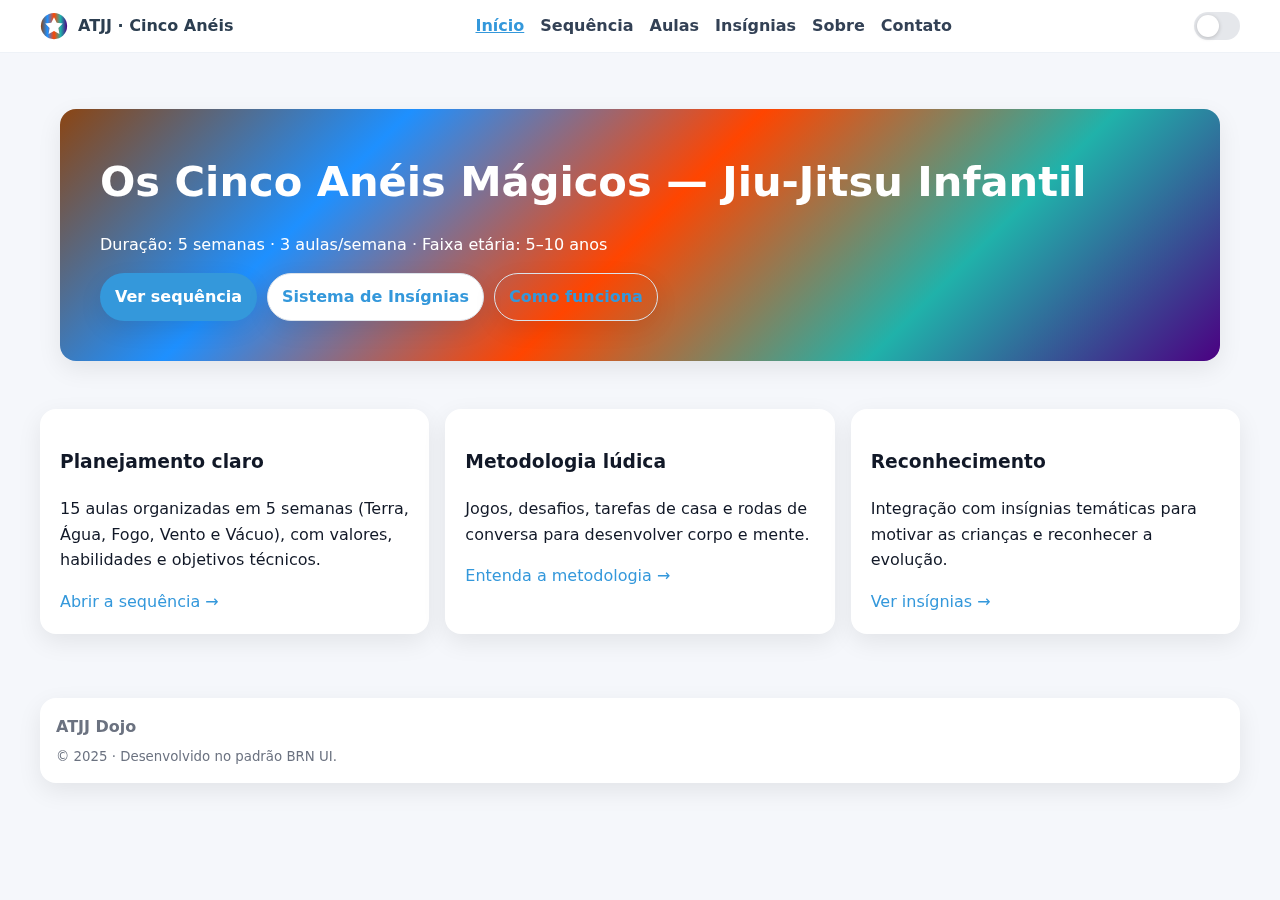
<file: index.html>
<!DOCTYPE html>
<html lang="pt-BR">
<head>
  <meta charset="utf-8" />
  <meta name="viewport" content="width=device-width, initial-scale=1" />
  <title>ATJJ · Os Cinco Anéis Mágicos — Início</title>
  <link rel="icon" type="image/svg+xml" href="assets/img/favicon.svg" />
  <link rel="stylesheet" href="assets/css/brn-ui.css" />
  <meta name="description" content="ATJJ — Cinco Anéis Mágicos · Site educacional para Jiu-Jitsu Infantil" />
</head>
<body>
<header class="header">
  <div class="container nav" role="navigation" aria-label="Principal">
    <a class="brand" href="index.html"><img alt="" src="assets/img/favicon.svg" /><span>ATJJ · Cinco Anéis</span></a>
    <nav class="nav-links" aria-label="Seções">
      <a href="index.html">Início</a>
      <a href="sequencia.html">Sequência</a>
      <a href="aulas.html">Aulas</a>
      <a href="insignias.html">Insígnias</a>
      <a href="sobre.html">Sobre</a>
      <a href="contato.html">Contato</a>
    </nav>
    <div class="nav-actions">
      <button id="theme-toggle" class="toggle" aria-label="Alternar tema"></button>
    </div>
  </div>
</header>
<main>

<section class="hero">
  <div class="container">
    <div class="hero-card">
      <h1>Os Cinco Anéis Mágicos — Jiu-Jitsu Infantil</h1>
      <p>Duração: 5 semanas · 3 aulas/semana · Faixa etária: 5–10 anos</p>
      <div class="nav-actions" style="margin-top:12px">
        <a class="btn primary" href="sequencia.html">Ver sequência</a>
        <a class="btn" href="insignias.html">Sistema de Insígnias</a>
        <a class="btn ghost" href="sobre.html">Como funciona</a>
      </div>
    </div>
  </div>
</section>

<section class="container section">
  <div class="grid cols-3">
    <div class="card">
      <h3>Planejamento claro</h3>
      <p>15 aulas organizadas em 5 semanas (Terra, Água, Fogo, Vento e Vácuo), com valores, habilidades e objetivos técnicos.</p>
      <a href="sequencia.html">Abrir a sequência →</a>
    </div>
    <div class="card">
      <h3>Metodologia lúdica</h3>
      <p>Jogos, desafios, tarefas de casa e rodas de conversa para desenvolver corpo e mente.</p>
      <a href="sobre.html">Entenda a metodologia →</a>
    </div>
    <div class="card">
      <h3>Reconhecimento</h3>
      <p>Integração com insígnias temáticas para motivar as crianças e reconhecer a evolução.</p>
      <a href="insignias.html">Ver insígnias →</a>
    </div>
  </div>
</section>

</main>
<footer class="container footer">
  <div class="foot-card">
    <strong>ATJJ Dojo</strong><br/>
    <small>© 2025 · Desenvolvido no padrão BRN UI.</small>
  </div>
</footer>
<script src="assets/js/app.js" defer></script>
</body>
</html>
</file>
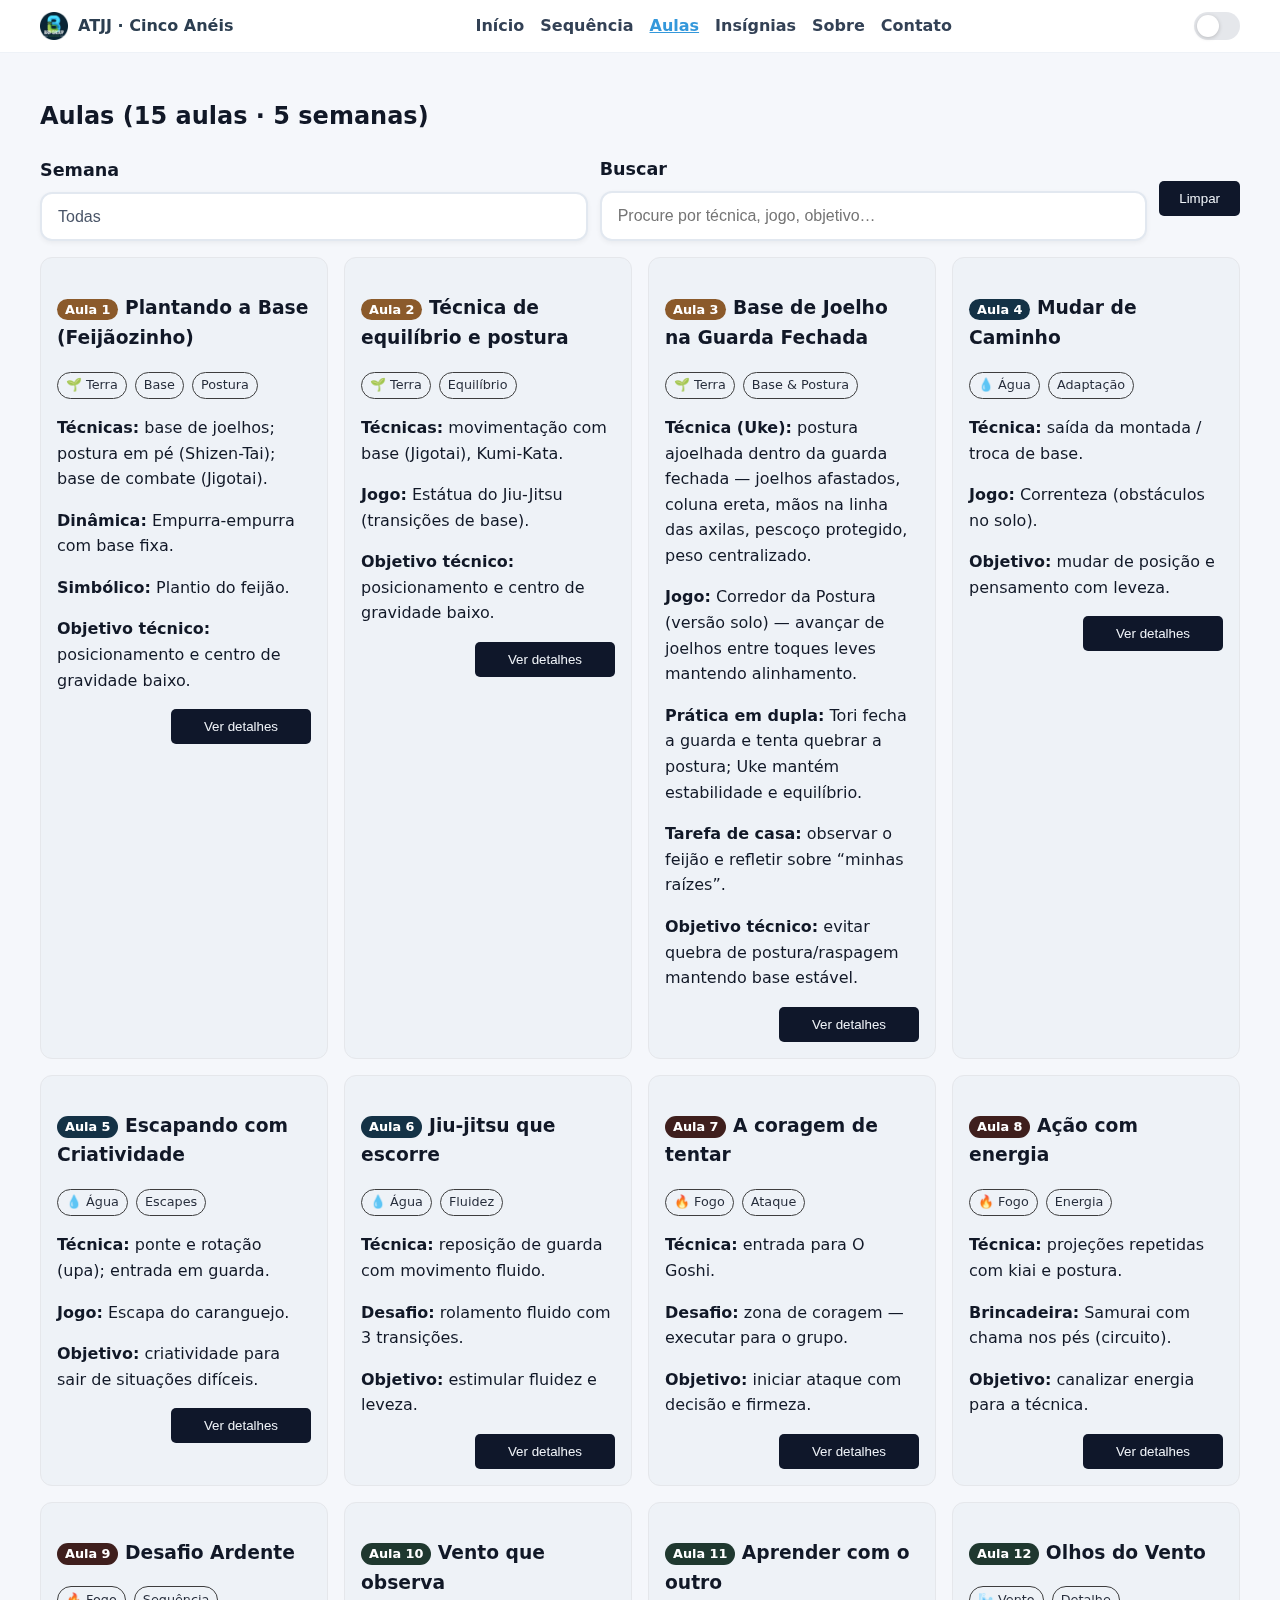
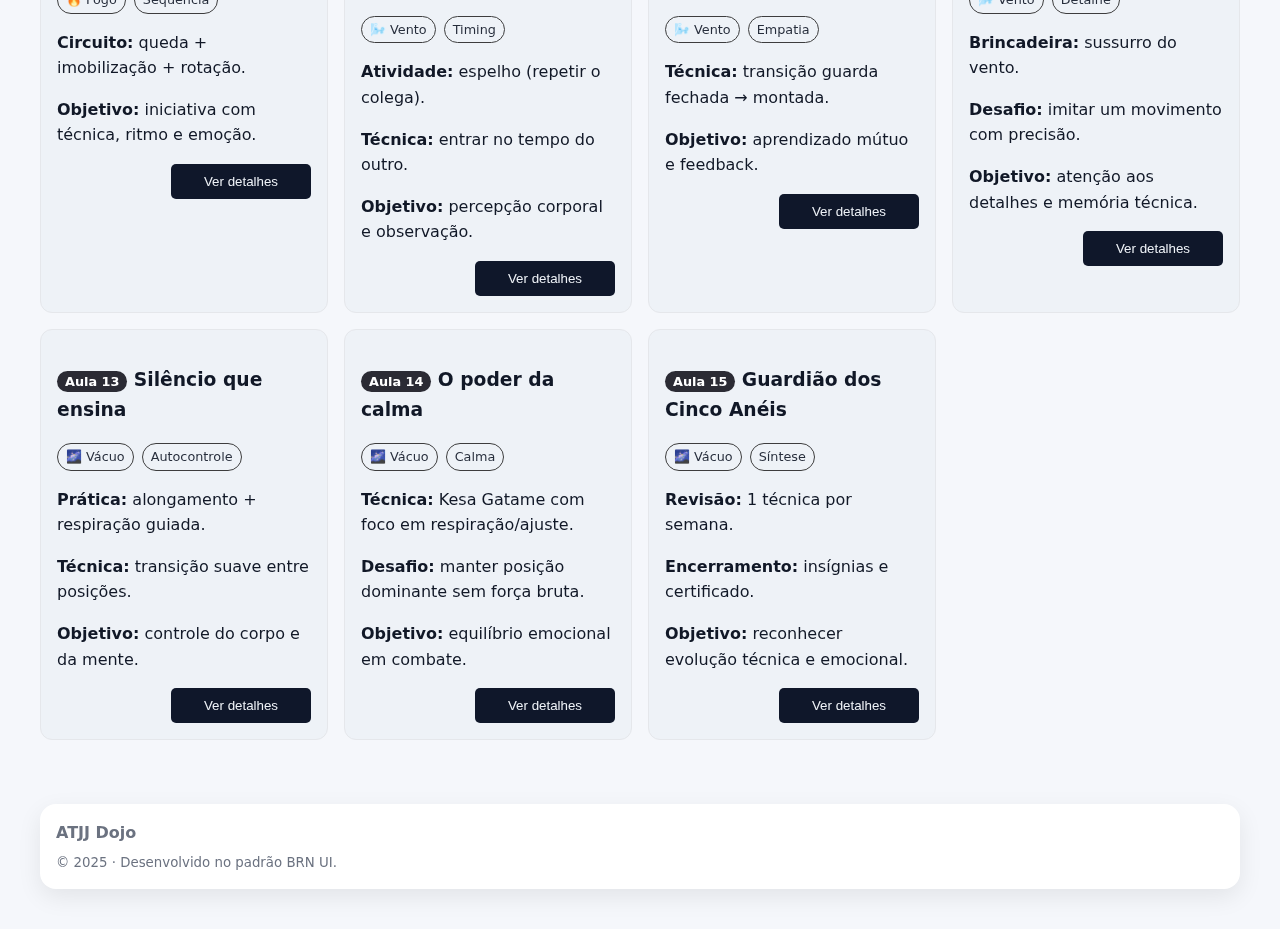
<file: aulas.html>
<!DOCTYPE html>
<html lang="pt-BR">
<head>
  <meta charset="utf-8"/>
  <meta name="viewport" content="width=device-width, initial-scale=1"/>
  <title>ATJJ · Aulas</title>
  <link rel="icon" type="image/svg+xml" href="assets/img/logo.ico"/>
  <link rel="stylesheet" href="assets/css/brn-ui.css"/>
  <meta name="description" content="ATJJ — Aulas detalhadas (Cinco Anéis Mágicos) · Jiu-Jitsu Infantil"/>
  <style>
    /* ajustes leves para a página de aulas */
    .toolbar{display:flex;gap:.75rem;flex-wrap:wrap;align-items:center;margin:1rem 0}
    .toolbar .field{flex:1 1 260px}
    .grid{display:grid;grid-template-columns:repeat(auto-fill,minmax(280px,1fr));gap:1rem}
    .lesson-card{background:var(--card-bg,#eef2f7);border:1px solid var(--border,#e5e7eb);border-radius:12px;padding:1rem}
    .lesson-card .meta{display:flex;gap:.5rem;flex-wrap:wrap;margin:.5rem 0}
    .badge{background:var(--badge-bg,#222);padding:.2rem .5rem;border-radius:999px;font-size:.8rem}
    .terra{--badge-bg:#8b5a2b}
    .agua{--badge-bg:#143246}
    .fogo{--badge-bg:#3f1f1d}
    .vento{--badge-bg:#1f382f}
    .vazio{--badge-bg:#2b2b34}
    .chip{border:1px solid var(--border,#2a2a2a);border-radius:999px;padding:.15rem .5rem;font-size:.8rem;opacity:.9}
    .actions{display:flex;justify-content:flex-end;margin-top:.75rem}
    .actions button{min-width:140px}
    .sr{position:absolute;left:-9999px}

    .actions button{
      background-color: #0f172a;
      color:#eef2f7;
      border: none;
      padding: 10px 20px;
      border-radius: 5px;
      cursor: pointer;
      transition: background-color 0.3s;
    }

    .field label {
            display: block;
            margin-bottom: 8px;
            font-size: 1.1rem;
            font-weight: 600;
    }

    .field select {
            width: 100%;
            padding: 14px 16px;
            font-size: 1rem;
            border: 2px solid #e2e8f0;
            border-radius: 12px;
            background-color: #fff;
            appearance: none;
            transition: all 0.3s ease;
            color: #4a5568;
            box-shadow: 0 2px 5px rgba(0, 0, 0, 0.05);
    }

    .field select:hover {
            border-color: #c3cfe2;
    }

    .field:focus-within::after {
            transform: rotate(180deg);
            color: #667eea;
    }

    @media (max-width: 480px) {
            .container {
                padding: 20px;
            }
            
            .field label {
                font-size: 1rem;
            }
            
            .field select {
                padding: 12px;
            }
    }
  
    .field {
      display: inline-block;
      width: 70%;
    }
    
    .search-group {
      display: flex;
      align-items: flex-end; /* alinha na base do campo */
      gap: 10px; /* espaço entre o campo e o botão */
    }

    .toolbar {
      display:flex;
      justify-content:center;
    }

    #search {
      width: 100%;
      padding: 14px 16px;
      font-size: 1rem;
      border: 2px solid #e2e8f0;
      border-radius: 12px;
      background-color: #fff;
      appearance: none;
      transition: all 0.3s ease;
      color: #4a5568;
      box-shadow: 0 2px 5px rgba(0, 0, 0, 0.05);
    }

    #clear {
      background-color: #0f172a;
      color:#eef2f7;
      border: none;
      padding: 10px 20px;
      border-radius: 5px;
      cursor: pointer;
      transition: background-color 0.3s;
    }

    /* Dark */
    .dark .lesson-card{
      background-color: #0f172a;
    }
    .dark .badge {
        background: var(--badge-bg, #222);}

    .dark .actions button {
      background-color: #eef2f7;
      color:#0f172a;
    }
  </style>
</head>
<body>
<header class="header">
  <div class="container nav" role="navigation" aria-label="Principal">
    <a class="brand" href="index.html"><img alt="" src="assets/img/logo.ico"/><span>ATJJ · Cinco Anéis</span></a>
    <nav class="nav-links" aria-label="Seções">
      <a href="index.html">Início</a>
      <a href="sequencia.html">Sequência</a>
      <a class="active" href="aulas.html" aria-current="page">Aulas</a>
      <a href="insignias.html">Insígnias</a>
      <a href="sobre.html">Sobre</a>
      <a href="contato.html">Contato</a>
    </nav>
    <div class="nav-actions">
      <button id="theme-toggle" class="toggle" aria-label="Alternar tema"></button>
    </div>
  </div>
</header>

<main>
  <section class="container section">
    <h2>Aulas (15 aulas · 5 semanas)</h2>

    <!-- Toolbar -->
    <div class="toolbar" role="region" aria-label="Ferramentas de filtro e busca">
      <div class="field">
        <label for="filter-week"><strong>Semana</strong></label>
        <select id="filter-week">
          <option value="all">Todas</option>
          <option value="1">🌱 Semana 1 — Terra</option>
          <option value="2">💧 Semana 2 — Água</option>
          <option value="3">🔥 Semana 3 — Fogo</option>
          <option value="4">🌬️ Semana 4 — Vento</option>
          <option value="5">🌌 Semana 5 — Vácuo</option>
        </select>
      </div>
      <div class="field">
        <label for="search"><strong>Buscar</strong></label>
        <input id="search" type="search" placeholder="Procure por técnica, jogo, objetivo…"/>
      </div>
      <button id="clear" class="secondary" type="button">Limpar</button>
    </div>

    <!-- Grid de Aulas -->
    <div id="grid" class="grid" aria-live="polite">
      <!-- Semana 1 · Terra -->
      <article class="lesson-card terra" data-week="1" data-title="Plantando a Base (Feijãozinho)" data-tags="terra base postura shizen jigotai feijao empurra-empurra">
        <h3><span class="badge">Aula 1</span> Plantando a Base (Feijãozinho)</h3>
        <div class="meta"><span class="chip">🌱 Terra</span><span class="chip">Base</span><span class="chip">Postura</span></div>
        <p><strong>Técnicas:</strong> base de joelhos; postura em pé (Shizen-Tai); base de combate (Jigotai).</p>
        <p><strong>Dinâmica:</strong> Empurra-empurra com base fixa.</p>
        <p><strong>Simbólico:</strong> Plantio do feijão.</p>
        <p><strong>Objetivo técnico:</strong> posicionamento e centro de gravidade baixo.</p>
        <div class="actions"><button class="primary open" data-id="a1">Ver detalhes</button></div>
      </article>

      <article class="lesson-card terra" data-week="1" data-title="Técnica de equilíbrio e postura" data-tags="terra equilibrio postura jigotai kumi-kata estatua">
        <h3><span class="badge">Aula 2</span> Técnica de equilíbrio e postura</h3>
        <div class="meta"><span class="chip">🌱 Terra</span><span class="chip">Equilíbrio</span></div>
        <p><strong>Técnicas:</strong> movimentação com base (Jigotai), Kumi-Kata.</p>
        <p><strong>Jogo:</strong> Estátua do Jiu-Jitsu (transições de base).</p>
        <p><strong>Objetivo técnico:</strong> posicionamento e centro de gravidade baixo.</p>
        <div class="actions"><button class="primary open" data-id="a2">Ver detalhes</button></div>
      </article>

      <article class="lesson-card terra" data-week="1" data-title="Base de Joelho na Guarda Fechada" data-tags="terra guarda fechada base joelhos postura corredor postura">
        <h3><span class="badge">Aula 3</span> Base de Joelho na Guarda Fechada</h3>
        <div class="meta"><span class="chip">🌱 Terra</span><span class="chip">Base & Postura</span></div>
        <p><strong>Técnica (Uke):</strong> postura ajoelhada dentro da guarda fechada — joelhos afastados, coluna ereta, mãos na linha das axilas, pescoço protegido, peso centralizado.</p>
        <p><strong>Jogo:</strong> Corredor da Postura (versão solo) — avançar de joelhos entre toques leves mantendo alinhamento.</p>
        <p><strong>Prática em dupla:</strong> Tori fecha a guarda e tenta quebrar a postura; Uke mantém estabilidade e equilíbrio.</p>
        <p><strong>Tarefa de casa:</strong> observar o feijão e refletir sobre “minhas raízes”.</p>
        <p><strong>Objetivo técnico:</strong> evitar quebra de postura/raspagem mantendo base estável.</p>
        <div class="actions"><button class="primary open" data-id="a3">Ver detalhes</button></div>
      </article>

      <!-- Semana 2 · Água -->
      <article class="lesson-card agua" data-week="2" data-title="Mudar de Caminho" data-tags="agua adaptacao montada troca de base correnteza">
        <h3><span class="badge">Aula 4</span> Mudar de Caminho</h3>
        <div class="meta"><span class="chip">💧 Água</span><span class="chip">Adaptação</span></div>
        <p><strong>Técnica:</strong> saída da montada / troca de base.</p>
        <p><strong>Jogo:</strong> Correnteza (obstáculos no solo).</p>
        <p><strong>Objetivo:</strong> mudar de posição e pensamento com leveza.</p>
        <div class="actions"><button class="primary open" data-id="a4">Ver detalhes</button></div>
      </article>

      <article class="lesson-card agua" data-week="2" data-title="Escapando com Criatividade" data-tags="agua upa ponte rotacao entrada guarda caranguejo criatividade">
        <h3><span class="badge">Aula 5</span> Escapando com Criatividade</h3>
        <div class="meta"><span class="chip">💧 Água</span><span class="chip">Escapes</span></div>
        <p><strong>Técnica:</strong> ponte e rotação (upa); entrada em guarda.</p>
        <p><strong>Jogo:</strong> Escapa do caranguejo.</p>
        <p><strong>Objetivo:</strong> criatividade para sair de situações difíceis.</p>
        <div class="actions"><button class="primary open" data-id="a5">Ver detalhes</button></div>
      </article>

      <article class="lesson-card agua" data-week="2" data-title="Jiu-jitsu que escorre" data-tags="agua reposicao de guarda fluidez transicoes">
        <h3><span class="badge">Aula 6</span> Jiu-jitsu que escorre</h3>
        <div class="meta"><span class="chip">💧 Água</span><span class="chip">Fluidez</span></div>
        <p><strong>Técnica:</strong> reposição de guarda com movimento fluido.</p>
        <p><strong>Desafio:</strong> rolamento fluido com 3 transições.</p>
        <p><strong>Objetivo:</strong> estimular fluidez e leveza.</p>
        <div class="actions"><button class="primary open" data-id="a6">Ver detalhes</button></div>
      </article>

      <!-- Semana 3 · Fogo -->
      <article class="lesson-card fogo" data-week="3" data-title="A coragem de tentar" data-tags="fogo coragem ogoshi projecao apresentacao">
        <h3><span class="badge">Aula 7</span> A coragem de tentar</h3>
        <div class="meta"><span class="chip">🔥 Fogo</span><span class="chip">Ataque</span></div>
        <p><strong>Técnica:</strong> entrada para O Goshi.</p>
        <p><strong>Desafio:</strong> zona de coragem — executar para o grupo.</p>
        <p><strong>Objetivo:</strong> iniciar ataque com decisão e firmeza.</p>
        <div class="actions"><button class="primary open" data-id="a7">Ver detalhes</button></div>
      </article>

      <article class="lesson-card fogo" data-week="3" data-title="Ação com energia" data-tags="fogo projecoes kiai circuito chama nos pes">
        <h3><span class="badge">Aula 8</span> Ação com energia</h3>
        <div class="meta"><span class="chip">🔥 Fogo</span><span class="chip">Energia</span></div>
        <p><strong>Técnica:</strong> projeções repetidas com kiai e postura.</p>
        <p><strong>Brincadeira:</strong> Samurai com chama nos pés (circuito).</p>
        <p><strong>Objetivo:</strong> canalizar energia para a técnica.</p>
        <div class="actions"><button class="primary open" data-id="a8">Ver detalhes</button></div>
      </article>

      <article class="lesson-card fogo" data-week="3" data-title="Desafio Ardente" data-tags="fogo circuito queda imobilizacao rotacao sequencia confianca">
        <h3><span class="badge">Aula 9</span> Desafio Ardente</h3>
        <div class="meta"><span class="chip">🔥 Fogo</span><span class="chip">Sequência</span></div>
        <p><strong>Circuito:</strong> queda + imobilização + rotação.</p>
        <p><strong>Objetivo:</strong> iniciativa com técnica, ritmo e emoção.</p>
        <div class="actions"><button class="primary open" data-id="a9">Ver detalhes</button></div>
      </article>

      <!-- Semana 4 · Vento -->
      <article class="lesson-card vento" data-week="4" data-title="Vento que observa" data-tags="vento observacao espelho timing foco">
        <h3><span class="badge">Aula 10</span> Vento que observa</h3>
        <div class="meta"><span class="chip">🌬️ Vento</span><span class="chip">Timing</span></div>
        <p><strong>Atividade:</strong> espelho (repetir o colega).</p>
        <p><strong>Técnica:</strong> entrar no tempo do outro.</p>
        <p><strong>Objetivo:</strong> percepção corporal e observação.</p>
        <div class="actions"><button class="primary open" data-id="a10">Ver detalhes</button></div>
      </article>

      <article class="lesson-card vento" data-week="4" data-title="Aprender com o outro" data-tags="vento empatia guarda fechada montada pares correcao">
        <h3><span class="badge">Aula 11</span> Aprender com o outro</h3>
        <div class="meta"><span class="chip">🌬️ Vento</span><span class="chip">Empatia</span></div>
        <p><strong>Técnica:</strong> transição guarda fechada → montada.</p>
        <p><strong>Objetivo:</strong> aprendizado mútuo e feedback.</p>
        <div class="actions"><button class="primary open" data-id="a11">Ver detalhes</button></div>
      </article>

      <article class="lesson-card vento" data-week="4" data-title="Olhos do Vento" data-tags="vento detalhes memoria sussurro imitacao">
        <h3><span class="badge">Aula 12</span> Olhos do Vento</h3>
        <div class="meta"><span class="chip">🌬️ Vento</span><span class="chip">Detalhe</span></div>
        <p><strong>Brincadeira:</strong> sussurro do vento.</p>
        <p><strong>Desafio:</strong> imitar um movimento com precisão.</p>
        <p><strong>Objetivo:</strong> atenção aos detalhes e memória técnica.</p>
        <div class="actions"><button class="primary open" data-id="a12">Ver detalhes</button></div>
      </article>

      <!-- Semana 5 · Vácuo -->
      <article class="lesson-card vazio" data-week="5" data-title="Silêncio que ensina" data-tags="vazio zanshin respiracao transicoes controle mente corpo">
        <h3><span class="badge">Aula 13</span> Silêncio que ensina</h3>
        <div class="meta"><span class="chip">🌌 Vácuo</span><span class="chip">Autocontrole</span></div>
        <p><strong>Prática:</strong> alongamento + respiração guiada.</p>
        <p><strong>Técnica:</strong> transição suave entre posições.</p>
        <p><strong>Objetivo:</strong> controle do corpo e da mente.</p>
        <div class="actions"><button class="primary open" data-id="a13">Ver detalhes</button></div>
      </article>

      <article class="lesson-card vazio" data-week="5" data-title="O poder da calma" data-tags="vazio calma kesa gatame respiracao dominancia sem forca">
        <h3><span class="badge">Aula 14</span> O poder da calma</h3>
        <div class="meta"><span class="chip">🌌 Vácuo</span><span class="chip">Calma</span></div>
        <p><strong>Técnica:</strong> Kesa Gatame com foco em respiração/ajuste.</p>
        <p><strong>Desafio:</strong> manter posição dominante sem força bruta.</p>
        <p><strong>Objetivo:</strong> equilíbrio emocional em combate.</p>
        <div class="actions"><button class="primary open" data-id="a14">Ver detalhes</button></div>
      </article>

      <article class="lesson-card vazio" data-week="5" data-title="Guardião dos Cinco Anéis" data-tags="vazio revisao insignias certificado fechamento">
        <h3><span class="badge">Aula 15</span> Guardião dos Cinco Anéis</h3>
        <div class="meta"><span class="chip">🌌 Vácuo</span><span class="chip">Síntese</span></div>
        <p><strong>Revisão:</strong> 1 técnica por semana.</p>
        <p><strong>Encerramento:</strong> insígnias e certificado.</p>
        <p><strong>Objetivo:</strong> reconhecer evolução técnica e emocional.</p>
        <div class="actions"><button class="primary open" data-id="a15">Ver detalhes</button></div>
      </article>
    </div>
  </section>

  <!-- Modal de Detalhes -->
  <div id="modal" class="modal" role="dialog" aria-modal="true" aria-labelledby="modal-title">
    <div class="modal-dialog">
      <button class="close" aria-label="Fechar">×</button>
      <h2 id="modal-title">Detalhes da aula</h2>
      <div id="modal-body" class="body">…</div>
    </div>
  </div>
</main>

<footer class="container footer">
  <div class="foot-card">
    <strong>ATJJ Dojo</strong><br/>
    <small>© 2025 · Desenvolvido no padrão BRN UI.</small>
  </div>
</footer>

<script>
  // filtro por semana e busca
  const weekSel = document.getElementById('filter-week');
  const search = document.getElementById('search');
  const clearBtn = document.getElementById('clear');
  const cards = [...document.querySelectorAll('.lesson-card')];

  function applyFilters(){
    const w = weekSel.value;
    const q = search.value.trim().toLowerCase();
    cards.forEach(c=>{
      const matchWeek = (w === 'all') || (c.dataset.week === w);
      const hay = (c.dataset.title + ' ' + (c.dataset.tags||'') + ' ' + c.textContent).toLowerCase();
      const matchQuery = !q || hay.includes(q);
      c.style.display = (matchWeek && matchQuery) ? '' : 'none';
    });
  }
  weekSel.addEventListener('change', applyFilters);
  search.addEventListener('input', applyFilters);
  clearBtn.addEventListener('click', ()=>{
    weekSel.value='all'; search.value=''; applyFilters();
  });

  // modal simples com conteúdos pré-definidos (detalhes essenciais)
  const MODAL = document.getElementById('modal');
  const BODY  = document.getElementById('modal-body');
  const TITLE = document.getElementById('modal-title');
  const DETAILS = {
    a1: `
      <p><strong>Semana 1 — Terra · Aula 1</strong></p>
      <ul>
        <li><strong>Técnicas:</strong> base de joelhos; Shizen-Tai; Jigotai.</li>
        <li><strong>Dinâmica:</strong> empurra-empurra com base.</li>
        <li><strong>Simbólico:</strong> plantio do feijão.</li>
        <li><strong>Objetivo técnico:</strong> posição e centro de gravidade baixo.</li>
      </ul>`,
    a2: `
      <p><strong>Semana 1 — Terra · Aula 2</strong></p>
      <ul>
        <li><strong>Técnicas:</strong> Jigotai; Kumi-Kata; transições de base.</li>
        <li><strong>Jogo:</strong> Estátua do Jiu-Jitsu.</li>
        <li><strong>Objetivo técnico:</strong> posicionamento e estabilidade.</li>
      </ul>`,
    a3: `
      <p><strong>Semana 1 — Terra · Aula 3</strong></p>
      <ul>
        <li><strong>Técnica (Uke):</strong> postura ajoelhada na guarda fechada (joelhos abertos, coluna ereta, mãos na linha das axilas, pescoço protegido, peso centralizado).</li>
        <li><strong>Jogo:</strong> Corredor da Postura — avançar de joelhos recebendo toques leves sem perder o alinhamento.</li>
        <li><strong>Prática em dupla:</strong> Tori fecha a guarda e trabalha para quebrar a postura; Uke mantém base estável, evitando raspagem.</li>
        <li><strong>Tarefa:</strong> observar o feijão e refletir sobre “minhas raízes”.</li>
        <li><strong>Objetivo técnico:</strong> evitar quebra de postura/raspagem com base sólida.</li>
      </ul>`,
    a4: `
      <p><strong>Semana 2 — Água · Aula 4</strong></p>
      <ul>
        <li><strong>Técnica:</strong> saída da montada / troca de base.</li>
        <li><strong>Jogo:</strong> Correnteza (obstáculos no solo).</li>
        <li><strong>Objetivo:</strong> adaptação e leveza.</li>
      </ul>`,
    a5: `
      <p><strong>Semana 2 — Água · Aula 5</strong></p>
      <ul>
        <li><strong>Técnica:</strong> ponte e rotação (upa); entrada em guarda.</li>
        <li><strong>Jogo:</strong> Escapa do caranguejo.</li>
        <li><strong>Objetivo:</strong> criatividade para escapar.</li>
      </ul>`,
    a6: `
      <p><strong>Semana 2 — Água · Aula 6</strong></p>
      <ul>
        <li><strong>Técnica:</strong> reposição de guarda fluida.</li>
        <li><strong>Desafio:</strong> 3 transições contínuas.</li>
        <li><strong>Objetivo:</strong> fluidez e leveza.</li>
      </ul>`,
    a7: `
      <p><strong>Semana 3 — Fogo · Aula 7</strong></p>
      <ul>
        <li><strong>Técnica:</strong> entrada para O Goshi.</li>
        <li><strong>Desafio:</strong> apresentar a técnica para o grupo.</li>
        <li><strong>Objetivo:</strong> decisão e firmeza.</li>
      </ul>`,
    a8: `
      <p><strong>Semana 3 — Fogo · Aula 8</strong></p>
      <ul>
        <li><strong>Técnica:</strong> projeções com kiai.</li>
        <li><strong>Brincadeira:</strong> Samurai com chama nos pés (circuito).</li>
        <li><strong>Objetivo:</strong> energia aplicada à técnica.</li>
      </ul>`,
    a9: `
      <p><strong>Semana 3 — Fogo · Aula 9</strong></p>
      <ul>
        <li><strong>Circuito:</strong> queda + imobilização + rotação.</li>
        <li><strong>Objetivo:</strong> sequência com confiança.</li>
      </ul>`,
    a10: `
      <p><strong>Semana 4 — Vento · Aula 10</strong></p>
      <ul>
        <li><strong>Atividade:</strong> espelho.</li>
        <li><strong>Técnica:</strong> timing (entrar no tempo do outro).</li>
        <li><strong>Objetivo:</strong> percepção e observação.</li>
      </ul>`,
    a11: `
      <p><strong>Semana 4 — Vento · Aula 11</strong></p>
      <ul>
        <li><strong>Técnica:</strong> guarda fechada → montada.</li>
        <li><strong>Objetivo:</strong> aprendizado mútuo e feedback.</li>
      </ul>`,
    a12: `
      <p><strong>Semana 4 — Vento · Aula 12</strong></p>
      <ul>
        <li><strong>Brincadeira:</strong> sussurro do vento.</li>
        <li><strong>Desafio:</strong> imitar um movimento com precisão.</li>
        <li><strong>Objetivo:</strong> atenção ao detalhe e memória técnica.</li>
      </ul>`,
    a13: `
      <p><strong>Semana 5 — Vácuo · Aula 13</strong></p>
      <ul>
        <li><strong>Prática:</strong> respiração guiada.</li>
        <li><strong>Técnica:</strong> transições suaves.</li>
        <li><strong>Objetivo:</strong> controle corpo/mente.</li>
      </ul>`,
    a14: `
      <p><strong>Semana 5 — Vácuo · Aula 14</strong></p>
      <ul>
        <li><strong>Técnica:</strong> Kesa Gatame com foco em respiração.</li>
        <li><strong>Desafio:</strong> dominar sem força bruta.</li>
        <li><strong>Objetivo:</strong> equilíbrio emocional.</li>
      </ul>`,
    a15: `
      <p><strong>Semana 5 — Vácuo · Aula 15</strong></p>
      <ul>
        <li><strong>Revisão:</strong> uma técnica por semana.</li>
        <li><strong>Encerramento:</strong> insígnias e certificado.</li>
        <li><strong>Objetivo:</strong> reconhecer evolução técnica e ética.</li>
      </ul>`
  };

  function openModal(id){
    TITLE.textContent = document.querySelector(`button.open[data-id="${id}"]`)?.closest('.lesson-card')?.querySelector('h3')?.textContent || 'Detalhes';
    BODY.innerHTML = DETAILS[id] || '<p>Conteúdo não encontrado.</p>';
    MODAL.classList.add('show');
  }
  function closeModal(){ MODAL.classList.remove('show'); }

  document.querySelectorAll('.open').forEach(b=>b.addEventListener('click', e=>openModal(e.currentTarget.dataset.id)));
  document.querySelector('.modal .close').addEventListener('click', closeModal);
  MODAL.addEventListener('click', (e)=>{ if(e.target === MODAL) closeModal(); });

  // inicial
  applyFilters();
</script>
<script src="assets/js/app.js" defer></script>
</body>
</html>
</file>
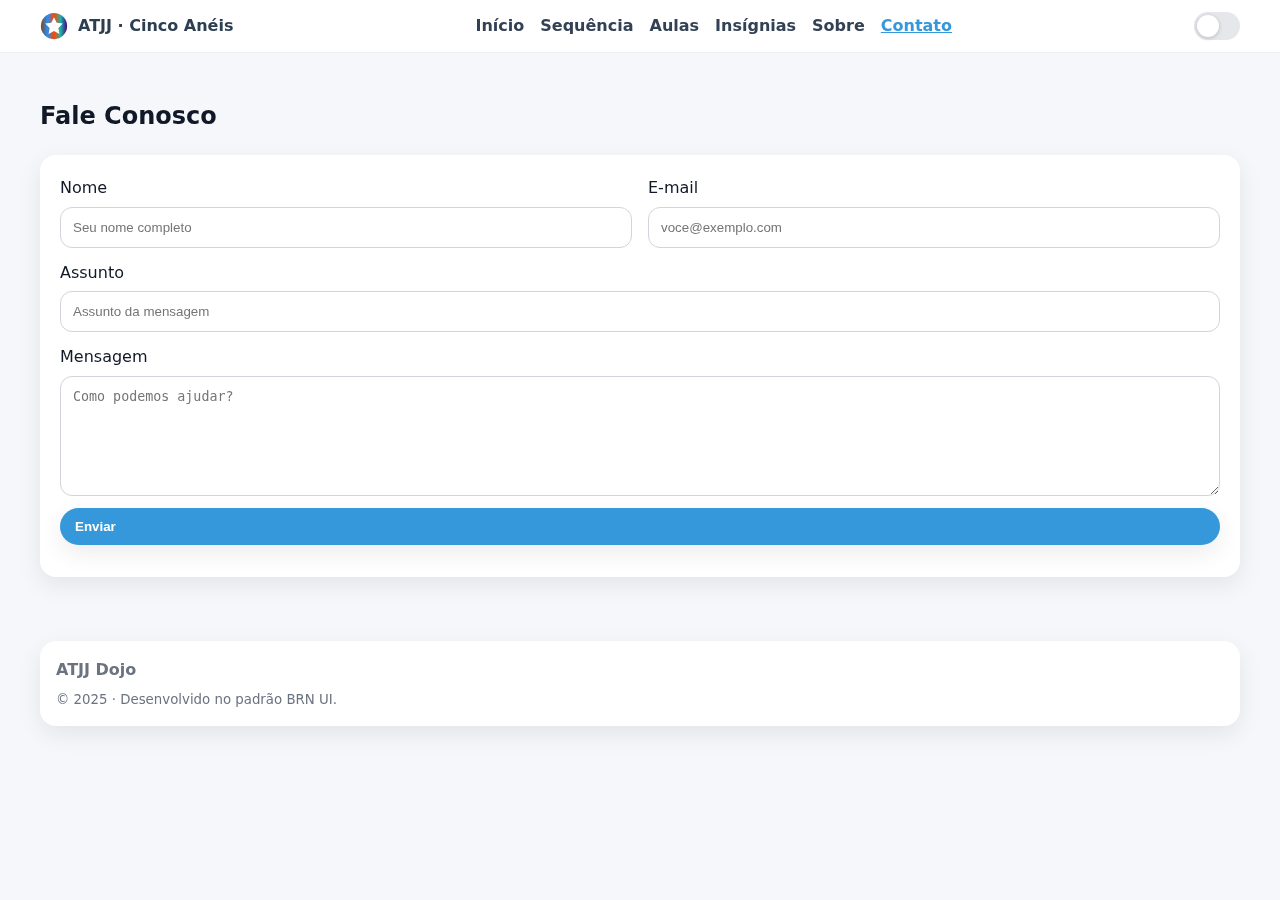
<file: contato.html>
<!DOCTYPE html>
<html lang="pt-BR">
<head>
  <meta charset="utf-8" />
  <meta name="viewport" content="width=device-width, initial-scale=1" />
  <title>ATJJ · Contato</title>
  <link rel="icon" type="image/svg+xml" href="assets/img/favicon.svg" />
  <link rel="stylesheet" href="assets/css/brn-ui.css" />
  <meta name="description" content="ATJJ — Cinco Anéis Mágicos · Site educacional para Jiu-Jitsu Infantil" />
</head>
<body>
<header class="header">
  <div class="container nav" role="navigation" aria-label="Principal">
    <a class="brand" href="index.html"><img alt="" src="assets/img/favicon.svg" /><span>ATJJ · Cinco Anéis</span></a>
    <nav class="nav-links" aria-label="Seções">
      <a href="index.html">Início</a>
      <a href="sequencia.html">Sequência</a>
      <a href="aulas.html">Aulas</a>
      <a href="insignias.html">Insígnias</a>
      <a href="sobre.html">Sobre</a>
      <a href="contato.html">Contato</a>
    </nav>
    <div class="nav-actions">
      <button id="theme-toggle" class="toggle" aria-label="Alternar tema"></button>
    </div>
  </div>
</header>
<main>

<section class="container section">
  <h2>Fale Conosco</h2>
  <form class="form card" onsubmit="event.preventDefault(); document.getElementById('msg').textContent='Mensagem enviada! Entraremos em contato.'; document.getElementById('msg').className='success'; this.reset();">
    <div class="grid cols-2">
      <div class="field">
        <label for="nome">Nome</label>
        <input id="nome" class="input" required placeholder="Seu nome completo" />
      </div>
      <div class="field">
        <label for="email">E-mail</label>
        <input id="email" class="input" type="email" required placeholder="voce@exemplo.com" />
      </div>
    </div>
    <div class="field">
      <label for="assunto">Assunto</label>
      <input id="assunto" class="input" required placeholder="Assunto da mensagem" />
    </div>
    <div class="field">
      <label for="mensagem">Mensagem</label>
      <textarea id="mensagem" class="textarea" required placeholder="Como podemos ajudar?"></textarea>
    </div>
    <button class="btn primary" type="submit">Enviar</button>
    <div id="msg" aria-live="polite"></div>
  </form>
</section>

</main>
<footer class="container footer">
  <div class="foot-card">
    <strong>ATJJ Dojo</strong><br/>
    <small>© 2025 · Desenvolvido no padrão BRN UI.</small>
  </div>
</footer>
<script src="assets/js/app.js" defer></script>
</body>
</html>
</file>
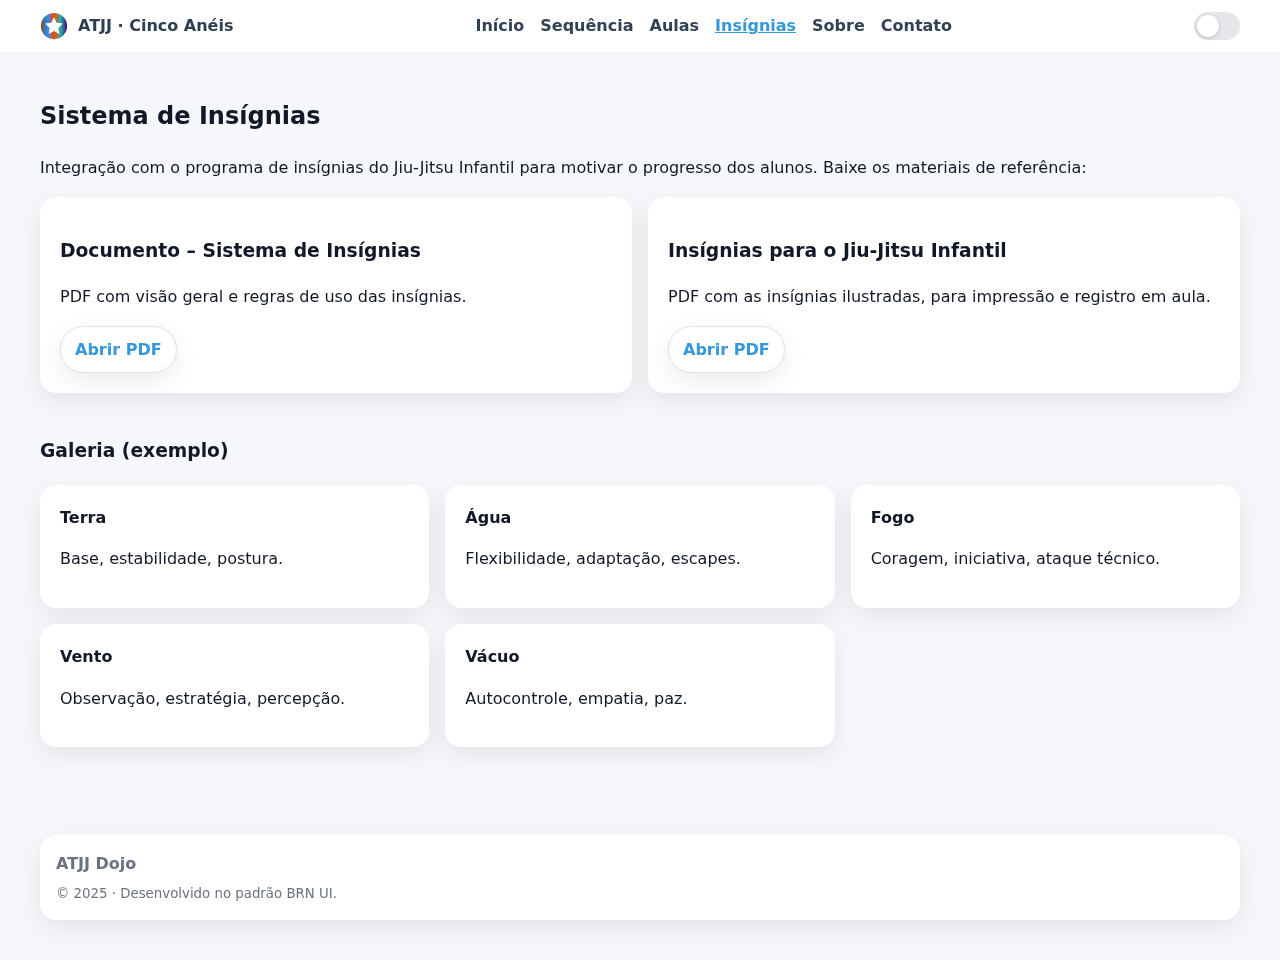
<file: insignias.html>
<!DOCTYPE html>
<html lang="pt-BR">
<head>
  <meta charset="utf-8" />
  <meta name="viewport" content="width=device-width, initial-scale=1" />
  <title>ATJJ · Sistema de Insígnias</title>
  <link rel="icon" type="image/svg+xml" href="assets/img/favicon.svg" />
  <link rel="stylesheet" href="assets/css/brn-ui.css" />
  <meta name="description" content="ATJJ — Cinco Anéis Mágicos · Site educacional para Jiu-Jitsu Infantil" />
</head>
<body>
<header class="header">
  <div class="container nav" role="navigation" aria-label="Principal">
    <a class="brand" href="index.html"><img alt="" src="assets/img/favicon.svg" /><span>ATJJ · Cinco Anéis</span></a>
    <nav class="nav-links" aria-label="Seções">
      <a href="index.html">Início</a>
      <a href="sequencia.html">Sequência</a>
      <a href="aulas.html">Aulas</a>
      <a href="insignias.html">Insígnias</a>
      <a href="sobre.html">Sobre</a>
      <a href="contato.html">Contato</a>
    </nav>
    <div class="nav-actions">
      <button id="theme-toggle" class="toggle" aria-label="Alternar tema"></button>
    </div>
  </div>
</header>
<main>

<section class="container section">
  <h2>Sistema de Insígnias</h2>
  <p>Integração com o programa de insígnias do Jiu-Jitsu Infantil para motivar o progresso dos alunos. Baixe os materiais de referência:</p>
  <div class="grid cols-2">
    <div class="card">
      <h3>Documento – Sistema de Insígnias</h3>
      <p>PDF com visão geral e regras de uso das insígnias.</p>
      <a class="btn" href="/mnt/data/SISTEMA DE INSÍGNIAS.pdf">Abrir PDF</a>
    </div>
    <div class="card">
      <h3>Insígnias para o Jiu-Jitsu Infantil</h3>
      <p>PDF com as insígnias ilustradas, para impressão e registro em aula.</p>
      <a class="btn" href="/mnt/data/Insígnias para o Jiu-Jitsu Infantil.pdf">Abrir PDF</a>
    </div>
  </div>

  <div class="section">
    <h3>Galeria (exemplo)</h3>
    <div class="grid cols-3">
      <div class="card"><strong>Terra</strong><p>Base, estabilidade, postura.</p></div>
      <div class="card"><strong>Água</strong><p>Flexibilidade, adaptação, escapes.</p></div>
      <div class="card"><strong>Fogo</strong><p>Coragem, iniciativa, ataque técnico.</p></div>
      <div class="card"><strong>Vento</strong><p>Observação, estratégia, percepção.</p></div>
      <div class="card"><strong>Vácuo</strong><p>Autocontrole, empatia, paz.</p></div>
    </div>
  </div>
</section>

</main>
<footer class="container footer">
  <div class="foot-card">
    <strong>ATJJ Dojo</strong><br/>
    <small>© 2025 · Desenvolvido no padrão BRN UI.</small>
  </div>
</footer>
<script src="assets/js/app.js" defer></script>
</body>
</html>
</file>
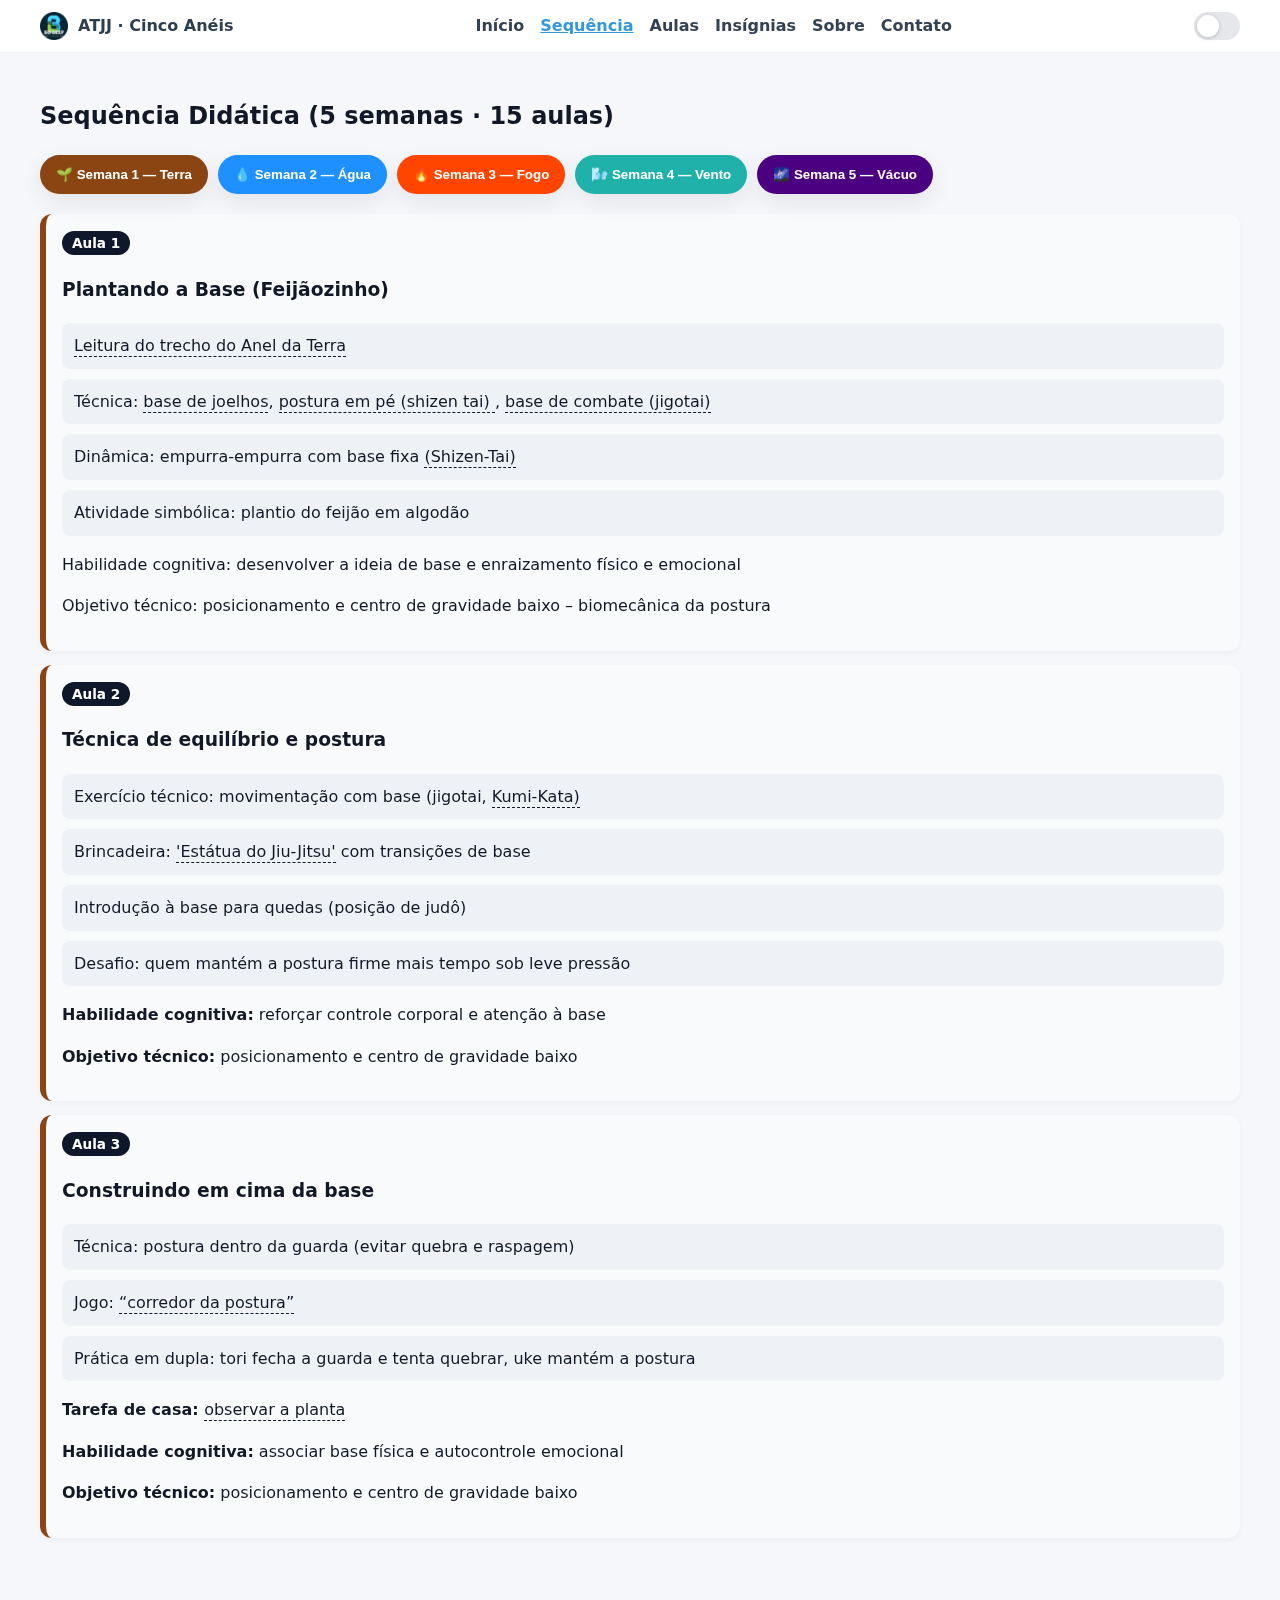
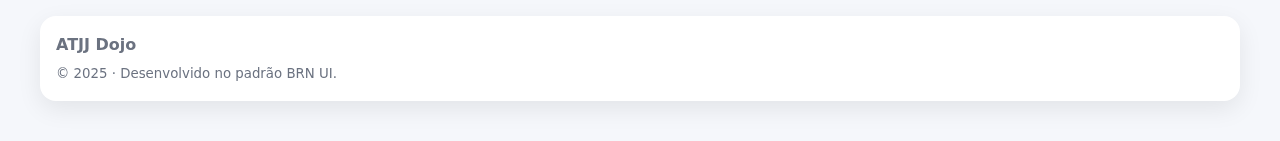
<file: sequencia.html>
<!DOCTYPE html>
<html lang="pt-BR">
<head>
  <meta charset="utf-8" />
  <meta name="viewport" content="width=device-width, initial-scale=1" />
  <title>ATJJ · Sequência Didática</title>
  <link rel="icon" type="image/svg+xml" href="assets/img/logo.ico" />
  <link rel="stylesheet" href="assets/css/brn-ui.css" />
  <meta name="description" content="ATJJ — Cinco Anéis Mágicos · Site educacional para Jiu-Jitsu Infantil" />
</head>
<body>
<header class="header">
  <div class="container nav" role="navigation" aria-label="Principal">
    <a class="brand" href="index.html"><img alt="" src="assets/img/logo.ico" /><span>ATJJ · Cinco Anéis</span></a>
    <nav class="nav-links" aria-label="Seções">
      <a href="index.html">Início</a>
      <a href="sequencia.html">Sequência</a>
      <a href="aulas.html">Aulas</a>
      <a href="insignias.html">Insígnias</a>
      <a href="sobre.html">Sobre</a>
      <a href="contato.html">Contato</a>
    </nav>
    <div class="nav-actions">
      <button id="theme-toggle" class="toggle" aria-label="Alternar tema"></button>
    </div>
  </div>
</header>
<main>

<section class="container section">
  <h2>Sequência Didática (5 semanas · 15 aulas)</h2>

  <div class="tabs" role="tablist">
    <button class="tab terra" data-target="w1">🌱 Semana 1 — Terra</button>
    <button class="tab agua" data-target="w2">💧 Semana 2 — Água</button>
    <button class="tab fogo" data-target="w3">🔥 Semana 3 — Fogo</button>
    <button class="tab vento" data-target="w4">🌬️ Semana 4 — Vento</button>
    <button class="tab vazio" data-target="w5">🌌 Semana 5 — Vácuo</button>
  </div>

  <article id="w1" class="panel active">
    <!-- Aula 1 – Plantando a Base (Feijãozinho) -->
    <div class="lesson terra">
      <div class="heading"><span class="badge">Aula 1</span></div>
      <h3>Plantando a Base (Feijãozinho)</h3>
      <ul class="activity">
        <!-- TÓPICO 01 -->
        <li><span class="comment" data-title="Leitura do trecho do Anel da Terra" data-content="Um dia, Yumi e Hiro discutiram por causa de um
            brinquedo. Ficaram bravos. Então, Yumi se lembrou
            do Vácuo. Ela se sentou, fechou os olhos e respirou
            fundo. Quando abriu os olhos, não estava mais com
            raiva 'Hiro, vamos dividir o tempo com o brinquedo?', 
            ela propôs. Hiro sorriu e concordou.">Leitura do trecho do Anel da Terra</span>
        </li>
        <!-- TÓPICO 02 -->
        <li>
          Técnica:
          <span class="comment" data-title="Base de Joelhos" data-content="Usada para estabilidade no solo com joelhos afastados e coluna ereta.">base de joelhos</span>,
          <span class="comment"
            data-title="Shizen-Tai (自然体) — 'Postura Natural'"
            data-content="
              Esta é a postura básica, relaxada e pronta para se mover em qualquer direção.<br><br>

              <strong>Ela se divide em:</strong><br>
              • <strong>Migi Shizen-Tai:</strong> pé direito à frente<br>
              • <strong>Hidari Shizen-Tai:</strong> pé esquerdo à frente<br>
              <em>Base ofensiva por excelência.</em><br><br>

              <strong>No Jiu-Jitsu:</strong><br>
              É a base ideal para quem quer trabalhar transições da luta em pé para o chão de forma dominante.<br>
              Um ataque de Kouchi Gari ou Ouchi Gari (varreduras de perna) feito de Shizen-Tai pode:<br>
              - Quebrar o equilíbrio do oponente<br>
              - Abrir a guarda<br>
              - Permitir transição para lateral ou montada<br><br>

              <strong>Melhor para:</strong><br>
              Quem quer ser agressivo, controlar o ritmo da luta em pé e buscar quedas que levem a posições de dominância no chão.
            ">postura em pé (shizen tai)
          </span>,
          <span class="comment" data-title="Base de Combate (Jigotai)" data-content="Base firme, com pernas afastadas e centro de gravidade baixo, ideal para resistência.<br><br>
            O <strong>Jigotai</strong> é uma postura baixa, ampla e robusta, projetada para maximizar a estabilidade e tornar extremamente difícil para o oponente quebrar o seu equilíbrio (kuzushi) e executar uma projeção.
            <br><br><strong>Características Técnicas:</strong><br><br>
            • <strong>Pés:</strong> Afastados além da largura dos ombros;<br>
            • <strong>Joelhos:</strong> Muito flexionados, 'afundados', como se você estivesse quase sentando em uma cadeira invisível;<br>
            • <strong>Centro de Gravidade:</strong> Rebaixado e centralizado entre as pernas;<br>
            • <strong>Quadril:</strong> Para trás e para baixo;<br>
            • <strong>Tronco:</strong> Pode estar ligeiramente mais inclinado para frente para compensar o quadril baixo, mas mantendo a coluna ereta;<br>
            • <strong>Distribuição de Peso:</strong> 50/50 ou com uma leve predominância nas pernas de trás, dependendo da situação.">base de combate (jigotai)
          </span>
        </li>
        <!-- TÓPICO 03 -->
        <li>Dinâmica: empurra-empurra com base fixa <span class="comment" data-title="Shizen-Tai (自然体) — 'Postura Natural'" data-content="• Migi Shizen-Tai: pé direito à frente<br>• Hidari Shizen-Tai: pé esquerdo à frente">(Shizen-Tai)</span>
        </li>
        <!-- TÓPICO 04 -->
        <li>Atividade simbólica: plantio do feijão em algodão</li>
      </ul>
      <p>Habilidade cognitiva: desenvolver a ideia de base e enraizamento físico e emocional</p>
      <p>Objetivo técnico: posicionamento e centro de gravidade baixo – biomecânica da postura</p>
    </div>

    <!-- Aula 2 – Técnica de equilíbrio e postura -->
    <div class="lesson terra">
      <div class="heading"><span class="badge">Aula 2</span></div>
      <h3>Técnica de equilíbrio e postura</h3>
      <ul class="activity">
        <!-- TÓPICO 01 -->
        <li>Exercício técnico: movimentação com base (jigotai, <span class="comment" data-title="Kumi-Kata (組み方)" data-content= "<strong>Kumi-Kata</strong>, literalmente <strong>'o modo de agarrar'</strong> ou <strong>'forma de encaixe'</strong>, é o coração estratégico do Judô moderno. É a batalha pela pegada dominante que decide quem ataca e quem defende.<br><br>
          É a arte de estabelecer a pegada no judogui (quimono) do oponente para controlar seu equilíbrio, movimento e oportunidades de ataque. Não é apenas 'agarrar', é controlar.<br><br>
          <strong> Por que é tão Importante?</strong><br>
          • <strong>Vantagem Estratégica:</strong> Quem domina o Kumi-Kata domina o ritmo da luta;<br>
          • <strong>Ataque e Defesa:</strong> Uma pegada boa facilita seus ataques e neutraliza os do adversário;<br>
          • <strong>Abertura para Técnicas:</strong> Controlar o oponente através da pegada é o primeiro passo para aplicar um técnica com sucesso (Kuzushi - quebra de equilíbrio).<br><br>
          <strong>Tipos Principais de Pegada (Visão Simplificada)</strong><br><br>
          <table border='1' cellpadding='6' cellspacing='0' style='border-collapse:collapse;width:100%;font-size:0.9em'>
            <thead style='background:#f0f0f0;font-weight:bold'>
              <tr>
                <td>Tipo de Pegada</td>
                <td>Descrição</td>
                <td>Vantagem</td>
              </tr>
            </thead>
            <tbody>
              <tr>
                <td>Pegada Clássica (Standard)</td>
                <td>Uma mão na manga (próximo ao cotovelo), outra na gola (lapela).</td>
                <td>Equilibrada, boa para atacar para ambos os lados.</td>
              </tr>
              <tr>
                <td>Pegada de Mão Única</td>
                <td>Segurar apenas uma parte do judogui, como a manga ou a gola.</td>
                <td>Útil para técnicas específicas (ex: Ippon Seoi Nage).</td>
              </tr>
              <tr>
                <td>Pegada de Costas (Cruzada)</td>
                <td>Uma mão na gola por cima do ombro do adversário, outra na manga.</td>
                <td>Excelente controle da postura do oponente, bom para ataques de rotação.</td>
              </tr>
              <tr>
                <td>Pegada “Georgiana”</td>
                <td>Pegadas profundas nas costas, cintura ou até nas calças.</td>
                <td>Extremo controle corporal, ótimo para quedas fortes e seguras.</td>
              </tr>
            </tbody>
          </table>"
          >Kumi-Kata)</span>
        </li>
        <!-- TÓPICO 02 -->
        <li>Brincadeira: <span class="comment" data-title="''Estátua do Jiu-Jitsu''" data-content=" Habilidade trabalhada: Escuta ativa">'Estátua do Jiu-Jitsu'</span> com transições de base
        </li>
        <!-- TÓPICO 03 -->
        <li>Introdução à base para quedas (posição de judô)</li>
        <!-- TÓPICO 04 -->
        <li>Desafio: quem mantém a postura firme mais tempo sob leve pressão</li>
      </ul>
      <p><strong>Habilidade cognitiva:</strong> reforçar controle corporal e atenção à base</p>
      <p><strong>Objetivo técnico:</strong> posicionamento e centro de gravidade baixo</p>
    </div>

    <div class="lesson terra">
      <div class="heading"><span class="badge">Aula 3</span></div>
      <!-- Aula 3 – Construindo em cima da base -->
      <h3>Construindo em cima da base</h3>
      <ul class="activity">
        <!-- TÓPICO 01 -->
        <li>Técnica: postura dentro da guarda (evitar quebra e raspagem)</li>
        <!-- TÓPICO 02 -->
        <li>Jogo: <span class="comment" data-title="Corredor da Postura" data-content="Na brincadeira 'Corredor da Postura', os alunos se organizam em duas fileiras formando um corredor.<br> Um aluno de cada vez vai passar de joelhos pelo meio, enquanto os colegas ao redor dão leve toques para tentar desequilibrá-lo.<br> O objetivo do aluno que está no meio é manter a postura firme, com os joelhos apontados para fora, evitando cair ou perder o equilíbrio até o fim do corredor.">“corredor da postura”</span></li>
        <!-- TÓPICO 03 -->
        <li>Prática em dupla: tori fecha a guarda e tenta quebrar, uke mantém a postura</li>
      </ul>
      <p><strong>Tarefa de casa: </strong><span class="comment" data-title="Abservar a Planta (Feijãozinho)" data-content="As raízes crescem para todos os lados, inclusive lateralmente, para dá sustentação lateral.">observar a planta</span></p>
      <p><strong>Habilidade cognitiva:</strong> associar base física e autocontrole emocional</p>
      <p><strong>Objetivo técnico:</strong> posicionamento e centro de gravidade baixo</p>
    </div>
  </article>

  <!-- Semana 2 -->
  <article id="w2" class="panel">
    <div class="lesson agua">
      <div class="heading"><span class="badge">Aula 4</span></div>
      <h3>Mudar de Caminho</h3>
      <ul class="activity">
        <li>Técnica: saída da montada / troca de base</li>
        <li>Atividade simbólica: adaptando o plantio</li>
        <li>Jogo: “correnteza” – deslocamento por obstáculos</li>
        <li>Histórias + encenação de adaptação</li>
      </ul>
      <p><strong>Objetivo:</strong> mudar de posição e pensamento com leveza</p>
    </div>

    <div class="lesson agua">
      <div class="heading"><span class="badge">Aula 5</span></div>
      <h3>Escapando com Criatividade</h3>
      <ul class="activity">
        <li>Técnica: ponte e rotação (upa) / entrada em guarda</li>
        <li>Jogo: “escapa do caranguejo”</li>
        <li>Tarefa de casa: “como posso resolver um problema de um jeito diferente?”</li>
      </ul>
      <p><strong>Objetivo:</strong> criatividade para sair de situações difíceis</p>
    </div>

    <div class="lesson agua">
      <div class="heading"><span class="badge">Aula 6</span></div>
      <h3>Jiu-jitsu que escorre</h3>
      <ul class="activity">
        <li>Técnica: reposição de guarda com movimento fluido</li>
        <li>Roda de conversa: “quando você foi flexível esta semana?”</li>
        <li>Desafio: rolamento fluido com 3 transições</li>
      </ul>
      <p><strong>Objetivo:</strong> estimular fluidez e leveza</p>
    </div>
  </article>

  <!-- Semana 3 -->
  <article id="w3" class="panel">
    <div class="lesson fogo">
      <div class="heading"><span class="badge">Aula 7</span></div>
      <h3>A coragem de tentar</h3>
      <ul class="activity">
        <li>Técnica: entrada para O Goshi (projeção de quadril)</li>
        <li>Desafio: zona de coragem – executar uma técnica para o grupo</li>
        <li>Roda: “em que momento senti coragem?”</li>
      </ul>
      <p><strong>Objetivo:</strong> iniciar ataque com decisão e firmeza</p>
    </div>

    <div class="lesson fogo">
      <div class="heading"><span class="badge">Aula 8</span></div>
      <h3>Ação com energia</h3>
      <ul class="activity">
        <li>Técnica: projeções repetidas com kiai e postura</li>
        <li>Brincadeira: “Samurai com chama nos pés” – circuito</li>
        <li>Atividade: medalha do fogo (reconhecimento)</li>
      </ul>
      <p><strong>Objetivo:</strong> canalizar energia para a execução técnica</p>
    </div>

    <div class="lesson fogo">
      <div class="heading"><span class="badge">Aula 9</span></div>
      <h3>Desafio Ardente</h3>
      <ul class="activity">
        <li>Circuito: queda + imobilização + rotação</li>
        <li>Desafio: sequência completa com confiança</li>
        <li>Tarefa de casa: contar algo corajoso que fez</li>
      </ul>
      <p><strong>Objetivo:</strong> iniciativa com técnica, ritmo e emoção</p>
    </div>
  </article>

  <!-- Semana 4 -->
  <article id="w4" class="panel">
    <div class="lesson vento">
      <div class="heading"><span class="badge">Aula 10</span></div>
      <h3>Vento que observa</h3>
      <ul class="activity">
        <li>Atividade: “espelho” – repetir o colega</li>
        <li>Técnica: timing (entrar no tempo do outro)</li>
        <li>Jogo: “quem se mexe perde”</li>
      </ul>
      <p><strong>Objetivo:</strong> percepção corporal e observação</p>
    </div>

    <div class="lesson vento">
      <div class="heading"><span class="badge">Aula 11</span></div>
      <h3>Aprender com o outro</h3>
      <ul class="activity">
        <li>Técnica: transição guarda fechada → montada</li>
        <li>Prática em duplas: executar/observar e corrigir</li>
        <li>Roda: “o que aprendi com meu parceiro?”</li>
      </ul>
      <p><strong>Objetivo:</strong> empatia e aprendizado mútuo</p>
    </div>

    <div class="lesson vento">
      <div class="heading"><span class="badge">Aula 12</span></div>
      <h3>Olhos do Vento</h3>
      <ul class="activity">
        <li>Brincadeira: “sussurro do vento”</li>
        <li>Desenho: “como vejo o JJ com olhos de vento?”</li>
        <li>Desafio: imitar um movimento com precisão</li>
      </ul>
      <p><strong>Objetivo:</strong> atenção aos detalhes e memória técnica</p>
    </div>
  </article>

  <!-- Semana 5 -->
  <article id="w5" class="panel">
    <div class="lesson vazio">
      <div class="heading"><span class="badge">Aula 13</span></div>
      <h3>Silêncio que ensina</h3>
      <ul class="activity">
        <li>Alongamento com respiração guiada</li>
        <li>Técnica: transição suave entre posições</li>
        <li>Meditação guiada de 2 minutos (Zanshin)</li>
      </ul>
      <p><strong>Objetivo:</strong> controle do corpo e da mente</p>
    </div>

    <div class="lesson vazio">
      <div class="heading"><span class="badge">Aula 14</span></div>
      <h3>O poder da calma</h3>
      <ul class="activity">
        <li>Brincadeira: “samurai sereno”</li>
        <li>Técnica: Kesa Gatame com foco em respiração</li>
        <li>Desafio: manter posição dominante sem força bruta</li>
      </ul>
      <p><strong>Objetivo:</strong> equilíbrio emocional em combate</p>
    </div>

    <div class="lesson vazio">
      <div class="heading"><span class="badge">Aula 15</span></div>
      <h3>Guardião dos Cinco Anéis</h3>
      <ul class="activity">
        <li>Revisão geral (1 técnica por semana)</li>
        <li>Insígnias simbólicas dos 5 anéis</li>
        <li>Roda de fechamento: “o que mudou em mim?”</li>
        <li>Entrega do certificado</li>
      </ul>
      <p><strong>Objetivo:</strong> reconhecer evolução emocional e técnica</p>
    </div>
  </article>
</section>

<!-- Modal comum -->
<div class="modal" role="dialog" aria-modal="true" aria-labelledby="modal-title">
  <div class="modal-dialog">
    <button class="close" aria-label="Fechar">×</button>
    <h2 id="modal-title">Nota</h2>
    <p class="body">…</p>
  </div>
</div>


</main>
<footer class="container footer">
  <div class="foot-card">
    <strong>ATJJ Dojo</strong><br/>
    <small>© 2025 · Desenvolvido no padrão BRN UI.</small>
  </div>
</footer>
<script src="assets/js/app.js" defer></script>
</body>
</html>
</file>
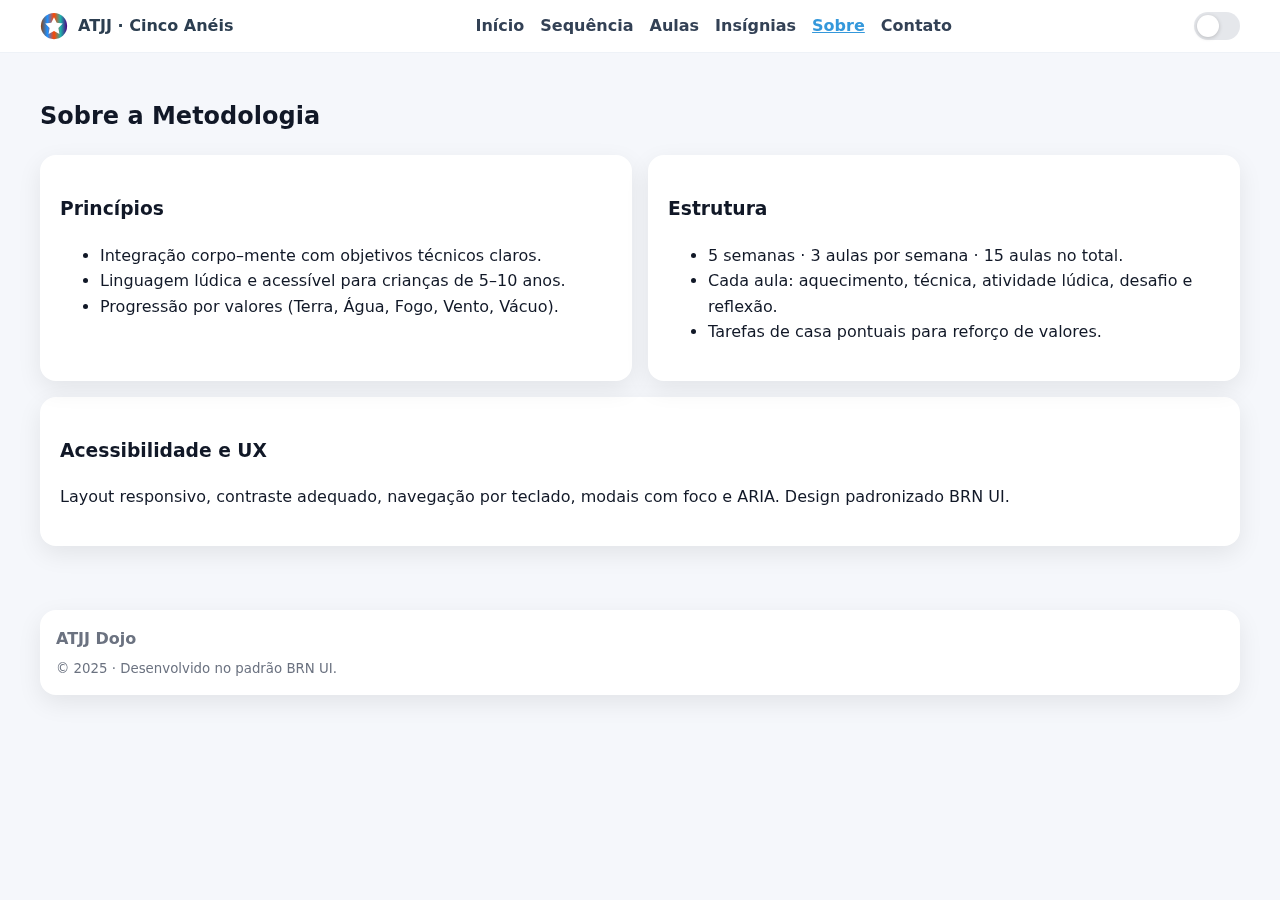
<file: sobre.html>
<!DOCTYPE html>
<html lang="pt-BR">
<head>
  <meta charset="utf-8" />
  <meta name="viewport" content="width=device-width, initial-scale=1" />
  <title>ATJJ · Sobre a Metodologia</title>
  <link rel="icon" type="image/svg+xml" href="assets/img/favicon.svg" />
  <link rel="stylesheet" href="assets/css/brn-ui.css" />
  <meta name="description" content="ATJJ — Cinco Anéis Mágicos · Site educacional para Jiu-Jitsu Infantil" />
</head>
<body>
<header class="header">
  <div class="container nav" role="navigation" aria-label="Principal">
    <a class="brand" href="index.html"><img alt="" src="assets/img/favicon.svg" /><span>ATJJ · Cinco Anéis</span></a>
    <nav class="nav-links" aria-label="Seções">
      <a href="index.html">Início</a>
      <a href="sequencia.html">Sequência</a>
      <a href="aulas.html">Aulas</a>
      <a href="insignias.html">Insígnias</a>
      <a href="sobre.html">Sobre</a>
      <a href="contato.html">Contato</a>
    </nav>
    <div class="nav-actions">
      <button id="theme-toggle" class="toggle" aria-label="Alternar tema"></button>
    </div>
  </div>
</header>
<main>

<section class="container section">
  <h2>Sobre a Metodologia</h2>
  <div class="grid cols-2">
    <div class="card">
      <h3>Princípios</h3>
      <ul>
        <li>Integração corpo–mente com objetivos técnicos claros.</li>
        <li>Linguagem lúdica e acessível para crianças de 5–10 anos.</li>
        <li>Progressão por valores (Terra, Água, Fogo, Vento, Vácuo).</li>
      </ul>
    </div>
    <div class="card">
      <h3>Estrutura</h3>
      <ul>
        <li>5 semanas · 3 aulas por semana · 15 aulas no total.</li>
        <li>Cada aula: aquecimento, técnica, atividade lúdica, desafio e reflexão.</li>
        <li>Tarefas de casa pontuais para reforço de valores.</li>
      </ul>
    </div>
  </div>
  <div class="card" style="margin-top:16px">
    <h3>Acessibilidade e UX</h3>
    <p>Layout responsivo, contraste adequado, navegação por teclado, modais com foco e ARIA. Design padronizado BRN UI.</p>
  </div>
</section>

</main>
<footer class="container footer">
  <div class="foot-card">
    <strong>ATJJ Dojo</strong><br/>
    <small>© 2025 · Desenvolvido no padrão BRN UI.</small>
  </div>
</footer>
<script src="assets/js/app.js" defer></script>
</body>
</html>
</file>
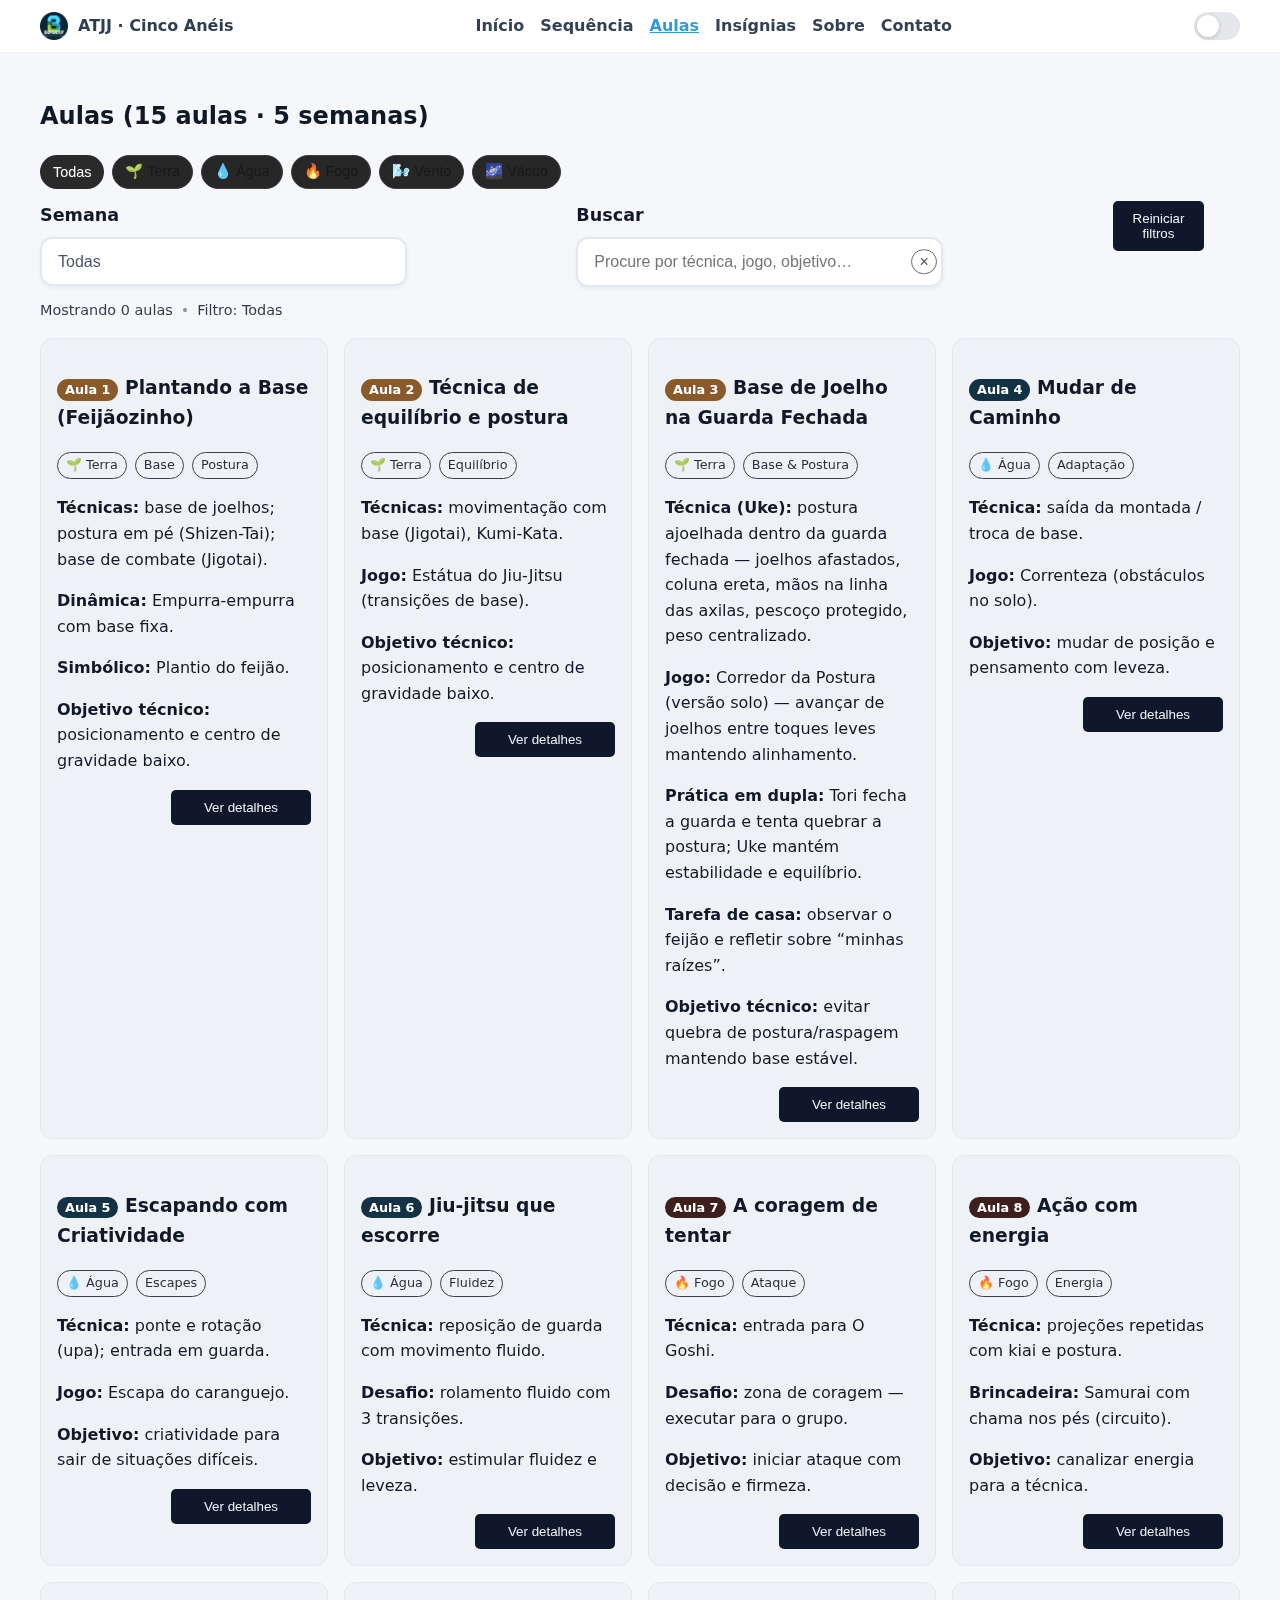
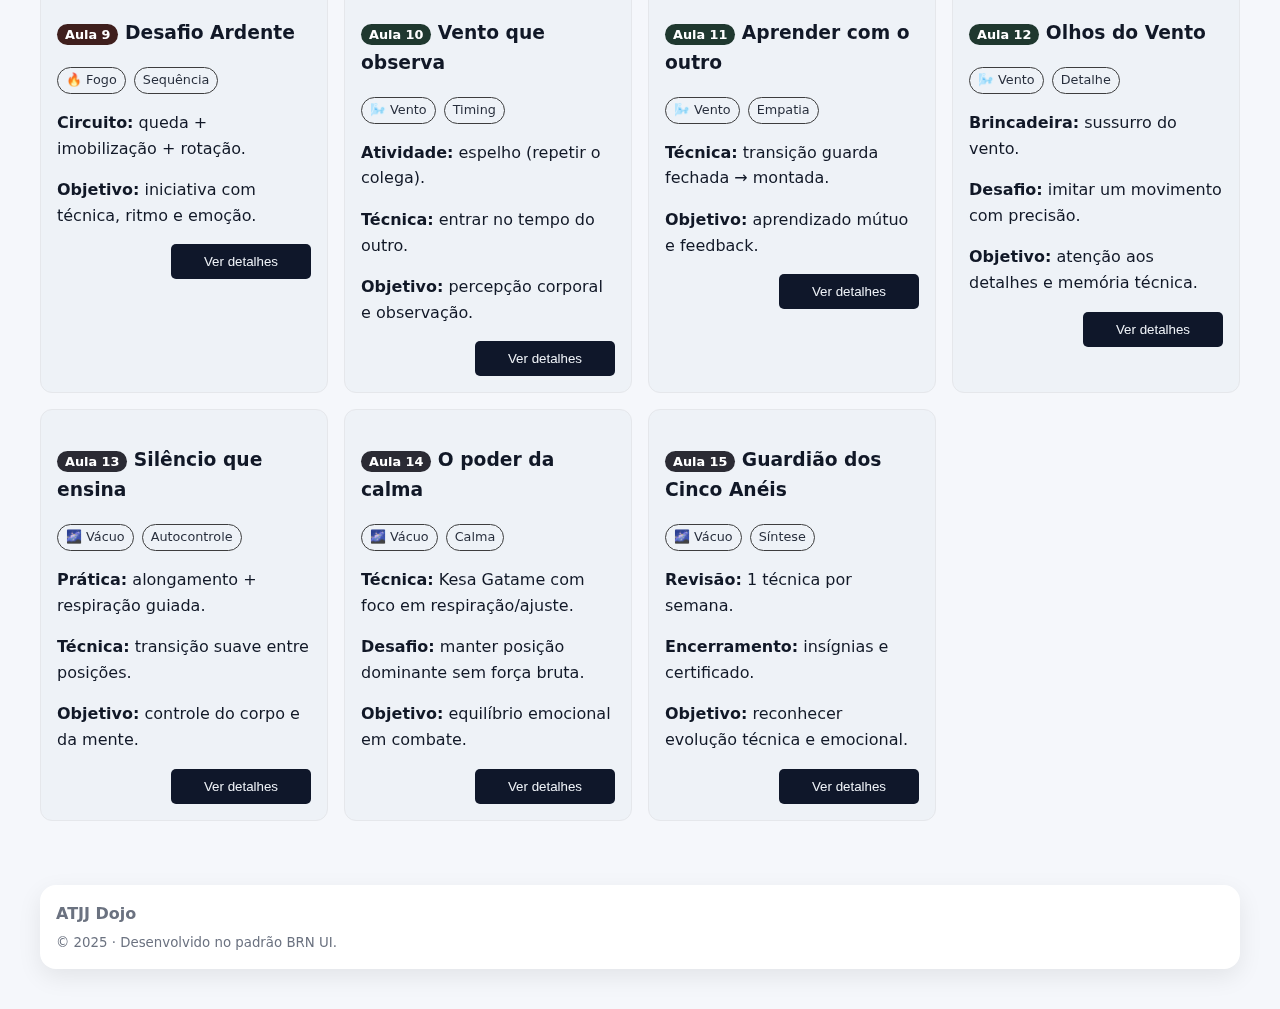
<file: text.html>
<!DOCTYPE html>
<html lang="pt-BR">
<head>
  <meta charset="utf-8"/>
  <meta name="viewport" content="width=device-width, initial-scale=1"/>
  <title>ATJJ · Aulas</title>
  <link rel="icon" type="image/svg+xml" href="assets/img/logo.ico"/>
  <link rel="stylesheet" href="assets/css/brn-ui.css"/>
  <meta name="description" content="ATJJ — Aulas detalhadas (Cinco Anéis Mágicos) · Jiu-Jitsu Infantil"/>
  <style>
    /* ajustes leves para a página de aulas */
    .toolbar{display:flex;gap:.75rem;flex-wrap:wrap;align-items:center;margin:1rem 0}
    .toolbar .field{flex:1 1 260px}
    .grid{display:grid;grid-template-columns:repeat(auto-fill,minmax(280px,1fr));gap:1rem}
    .lesson-card{background:var(--card-bg,#eef2f7);border:1px solid var(--border,#e5e7eb);border-radius:12px;padding:1rem}
    .lesson-card .meta{display:flex;gap:.5rem;flex-wrap:wrap;margin:.5rem 0}
    .badge{background:var(--badge-bg,#222);padding:.2rem .5rem;border-radius:999px;font-size:.8rem}
    .terra{--badge-bg:#8b5a2b}
    .agua{--badge-bg:#143246}
    .fogo{--badge-bg:#3f1f1d}
    .vento{--badge-bg:#1f382f}
    .vazio{--badge-bg:#2b2b34}
    .chip{border:1px solid var(--border,#2a2a2a);border-radius:999px;padding:.15rem .5rem;font-size:.8rem;opacity:.9}
    .actions{display:flex;justify-content:flex-end;margin-top:.75rem}
    .actions button{min-width:140px}
    .sr{position:absolute;left:-9999px}

    .actions button{
      background-color: #0f172a;
      color:#eef2f7;
      border: none;
      padding: 10px 20px;
      border-radius: 5px;
      cursor: pointer;
      transition: background-color 0.3s;
    }

    .field label {
            display: block;
            margin-bottom: 8px;
            font-size: 1.1rem;
            font-weight: 600;
    }

    .field select {
            width: 100%;
            padding: 14px 16px;
            font-size: 1rem;
            border: 2px solid #e2e8f0;
            border-radius: 12px;
            background-color: #fff;
            appearance: none;
            transition: all 0.3s ease;
            color: #4a5568;
            box-shadow: 0 2px 5px rgba(0, 0, 0, 0.05);
    }

    .field select:hover {
            border-color: #c3cfe2;
    }

    .field:focus-within::after {
            transform: rotate(180deg);
            color: #667eea;
    }

    @media (max-width: 480px) {
            .container {
                padding: 20px;
            }
            
            .field label {
                font-size: 1rem;
            }
            
            .field select {
                padding: 12px;
            }
    }
  
    .field {
      display: inline-block;
      width: 70%;
    }
    
    .search-group {
      display: flex;
      align-items: flex-end; /* alinha na base do campo */
      gap: 10px; /* espaço entre o campo e o botão */
    }

   .toolbar{display:grid;gap:1rem}
.toolbar .stack{display:grid;gap:.75rem}
.toolbar .row{display:grid;grid-template-columns:1fr 1fr auto;gap:.75rem}
@media (max-width: 820px){
  .toolbar .row{grid-template-columns:1fr;gap:.5rem}
  .field-actions{display:flex;justify-content:flex-end}
}

/* Segmento de botões (semanas) */
.segmented{display:flex;flex-wrap:wrap;gap:.5rem}
.seg-btn{
  padding:.45rem .75rem;border:1px solid var(--border,#2a2a2a);
  border-radius:999px;background:var(--card-bg,#111);cursor:pointer;
  font-size:.9rem;opacity:.9;transition:all .15s ease;
}
.seg-btn:hover{opacity:1;transform:translateY(-1px)}
.seg-btn.is-active{
  background:var(--badge-bg,#2a2a2a);color:var(--text-strong,#fff);
  border-color:transparent;opacity:1
}
/* cores por semana (opcional, herdando do tema) */
.seg-btn[data-week="1"]{--badge-bg:#2f3b22}
.seg-btn[data-week="2"]{--badge-bg:#143246}
.seg-btn[data-week="3"]{--badge-bg:#3f1f1d}
.seg-btn[data-week="4"]{--badge-bg:#1f382f}
.seg-btn[data-week="5"]{--badge-bg:#2b2b34}

/* Input com botão de limpar embutido */
.field-search .input-wrap{position:relative}
.field-search input{padding-right:2rem}
.clear-input{
  position:absolute;right:.4rem;top:50%;transform:translateY(-50%);
  width:1.6rem;height:1.6rem;border:1px solid var(--border,#2a2a2a);
  background:transparent;border-radius:50%;cursor:pointer;line-height:1;
  display:flex;align-items:center;justify-content:center;font-size:1rem;opacity:.7
}
.clear-input:hover{opacity:1}

/* Barra de status */
.statusbar{font-size:.9rem;opacity:.85;display:flex;align-items:center;gap:.5rem}
.statusbar .sep{opacity:.5}

/* Acessibilidade */
.sr-only,.sr{position:absolute !important;left:-9999px !important}


    #search {
      width: 100%;
      padding: 14px 16px;
      font-size: 1rem;
      border: 2px solid #e2e8f0;
      border-radius: 12px;
      background-color: #fff;
      appearance: none;
      transition: all 0.3s ease;
      color: #4a5568;
      box-shadow: 0 2px 5px rgba(0, 0, 0, 0.05);
    }

    #clear {
      background-color: #0f172a;
      color:#eef2f7;
      border: none;
      padding: 10px 20px;
      border-radius: 5px;
      cursor: pointer;
      transition: background-color 0.3s;
    }

    /* Dark */
    .dark .lesson-card{
      background-color: #0f172a;
    }
    .dark .badge {
        background: var(--badge-bg, #222);}

    .dark .actions button {
      background-color: #eef2f7;
      color:#0f172a;
    }
  </style>
</head>
<body>
<header class="header">
  <div class="container nav" role="navigation" aria-label="Principal">
    <a class="brand" href="index.html"><img alt="" src="assets/img/logo.ico"/><span>ATJJ · Cinco Anéis</span></a>
    <nav class="nav-links" aria-label="Seções">
      <a href="index.html">Início</a>
      <a href="sequencia.html">Sequência</a>
      <a class="active" href="aulas.html" aria-current="page">Aulas</a>
      <a href="insignias.html">Insígnias</a>
      <a href="sobre.html">Sobre</a>
      <a href="contato.html">Contato</a>
    </nav>
    <div class="nav-actions">
      <button id="theme-toggle" class="toggle" aria-label="Alternar tema"></button>
    </div>
  </div>
</header>

<main>
  <section class="container section">
    <h2>Aulas (15 aulas · 5 semanas)</h2>

    <!-- Toolbar -->
    <div class="toolbar" role="region" aria-label="Ferramentas de filtro e busca">
  <div class="stack">
    <!-- Linha 1: Botões rápidos de semana -->
    <div class="segmented" role="group" aria-label="Filtrar por semana">
      <button class="seg-btn is-active" data-week="all" aria-pressed="true">Todas</button>
      <button class="seg-btn" data-week="1">🌱 Terra</button>
      <button class="seg-btn" data-week="2">💧 Água</button>
      <button class="seg-btn" data-week="3">🔥 Fogo</button>
      <button class="seg-btn" data-week="4">🌬️ Vento</button>
      <button class="seg-btn" data-week="5">🌌 Vácuo</button>
    </div>

    <!-- Linha 2: Select (fallback/acessibilidade) + Busca -->
    <div class="row">
      <div class="field">
        <label for="filter-week"><strong>Semana</strong></label>
        <select id="filter-week" aria-label="Selecionar semana">
          <option value="all">Todas</option>
          <option value="1">🌱 Semana 1 — Terra</option>
          <option value="2">💧 Semana 2 — Água</option>
          <option value="3">🔥 Semana 3 — Fogo</option>
          <option value="4">🌬️ Semana 4 — Vento</option>
          <option value="5">🌌 Semana 5 — Vácuo</option>
        </select>
      </div>

      <div class="field field-search">
        <label for="search"><strong>Buscar</strong></label>
        <div class="input-wrap">
          <input id="search" type="search" placeholder="Procure por técnica, jogo, objetivo…" aria-label="Buscar aulas"/>
          <button class="clear-input" type="button" aria-label="Limpar busca" title="Limpar">×</button>
        </div>
      </div>

      <div class="field field-actions">
        <label class="sr-only" for="clear">Ações</label>
        <button id="clear" class="secondary" type="button" title="Limpar filtros">Reiniciar filtros</button>
      </div>
    </div>

    <!-- Linha 3: Status -->
    <div class="statusbar" aria-live="polite">
      <span id="count-visible">Mostrando 0 aulas</span>
      <span class="sep">•</span>
      <span id="active-filter">Filtro: Todas</span>
    </div>
  </div>
</div>


    <!-- Grid de Aulas -->
    <div id="grid" class="grid" aria-live="polite">
      <!-- Semana 1 · Terra -->
      <article class="lesson-card terra" data-week="1" data-title="Plantando a Base (Feijãozinho)" data-tags="terra base postura shizen jigotai feijao empurra-empurra">
        <h3><span class="badge">Aula 1</span> Plantando a Base (Feijãozinho)</h3>
        <div class="meta"><span class="chip">🌱 Terra</span><span class="chip">Base</span><span class="chip">Postura</span></div>
        <p><strong>Técnicas:</strong> base de joelhos; postura em pé (Shizen-Tai); base de combate (Jigotai).</p>
        <p><strong>Dinâmica:</strong> Empurra-empurra com base fixa.</p>
        <p><strong>Simbólico:</strong> Plantio do feijão.</p>
        <p><strong>Objetivo técnico:</strong> posicionamento e centro de gravidade baixo.</p>
        <div class="actions"><button class="primary open" data-id="a1">Ver detalhes</button></div>
      </article>

      <article class="lesson-card terra" data-week="1" data-title="Técnica de equilíbrio e postura" data-tags="terra equilibrio postura jigotai kumi-kata estatua">
        <h3><span class="badge">Aula 2</span> Técnica de equilíbrio e postura</h3>
        <div class="meta"><span class="chip">🌱 Terra</span><span class="chip">Equilíbrio</span></div>
        <p><strong>Técnicas:</strong> movimentação com base (Jigotai), Kumi-Kata.</p>
        <p><strong>Jogo:</strong> Estátua do Jiu-Jitsu (transições de base).</p>
        <p><strong>Objetivo técnico:</strong> posicionamento e centro de gravidade baixo.</p>
        <div class="actions"><button class="primary open" data-id="a2">Ver detalhes</button></div>
      </article>

      <article class="lesson-card terra" data-week="1" data-title="Base de Joelho na Guarda Fechada" data-tags="terra guarda fechada base joelhos postura corredor postura">
        <h3><span class="badge">Aula 3</span> Base de Joelho na Guarda Fechada</h3>
        <div class="meta"><span class="chip">🌱 Terra</span><span class="chip">Base & Postura</span></div>
        <p><strong>Técnica (Uke):</strong> postura ajoelhada dentro da guarda fechada — joelhos afastados, coluna ereta, mãos na linha das axilas, pescoço protegido, peso centralizado.</p>
        <p><strong>Jogo:</strong> Corredor da Postura (versão solo) — avançar de joelhos entre toques leves mantendo alinhamento.</p>
        <p><strong>Prática em dupla:</strong> Tori fecha a guarda e tenta quebrar a postura; Uke mantém estabilidade e equilíbrio.</p>
        <p><strong>Tarefa de casa:</strong> observar o feijão e refletir sobre “minhas raízes”.</p>
        <p><strong>Objetivo técnico:</strong> evitar quebra de postura/raspagem mantendo base estável.</p>
        <div class="actions"><button class="primary open" data-id="a3">Ver detalhes</button></div>
      </article>

      <!-- Semana 2 · Água -->
      <article class="lesson-card agua" data-week="2" data-title="Mudar de Caminho" data-tags="agua adaptacao montada troca de base correnteza">
        <h3><span class="badge">Aula 4</span> Mudar de Caminho</h3>
        <div class="meta"><span class="chip">💧 Água</span><span class="chip">Adaptação</span></div>
        <p><strong>Técnica:</strong> saída da montada / troca de base.</p>
        <p><strong>Jogo:</strong> Correnteza (obstáculos no solo).</p>
        <p><strong>Objetivo:</strong> mudar de posição e pensamento com leveza.</p>
        <div class="actions"><button class="primary open" data-id="a4">Ver detalhes</button></div>
      </article>

      <article class="lesson-card agua" data-week="2" data-title="Escapando com Criatividade" data-tags="agua upa ponte rotacao entrada guarda caranguejo criatividade">
        <h3><span class="badge">Aula 5</span> Escapando com Criatividade</h3>
        <div class="meta"><span class="chip">💧 Água</span><span class="chip">Escapes</span></div>
        <p><strong>Técnica:</strong> ponte e rotação (upa); entrada em guarda.</p>
        <p><strong>Jogo:</strong> Escapa do caranguejo.</p>
        <p><strong>Objetivo:</strong> criatividade para sair de situações difíceis.</p>
        <div class="actions"><button class="primary open" data-id="a5">Ver detalhes</button></div>
      </article>

      <article class="lesson-card agua" data-week="2" data-title="Jiu-jitsu que escorre" data-tags="agua reposicao de guarda fluidez transicoes">
        <h3><span class="badge">Aula 6</span> Jiu-jitsu que escorre</h3>
        <div class="meta"><span class="chip">💧 Água</span><span class="chip">Fluidez</span></div>
        <p><strong>Técnica:</strong> reposição de guarda com movimento fluido.</p>
        <p><strong>Desafio:</strong> rolamento fluido com 3 transições.</p>
        <p><strong>Objetivo:</strong> estimular fluidez e leveza.</p>
        <div class="actions"><button class="primary open" data-id="a6">Ver detalhes</button></div>
      </article>

      <!-- Semana 3 · Fogo -->
      <article class="lesson-card fogo" data-week="3" data-title="A coragem de tentar" data-tags="fogo coragem ogoshi projecao apresentacao">
        <h3><span class="badge">Aula 7</span> A coragem de tentar</h3>
        <div class="meta"><span class="chip">🔥 Fogo</span><span class="chip">Ataque</span></div>
        <p><strong>Técnica:</strong> entrada para O Goshi.</p>
        <p><strong>Desafio:</strong> zona de coragem — executar para o grupo.</p>
        <p><strong>Objetivo:</strong> iniciar ataque com decisão e firmeza.</p>
        <div class="actions"><button class="primary open" data-id="a7">Ver detalhes</button></div>
      </article>

      <article class="lesson-card fogo" data-week="3" data-title="Ação com energia" data-tags="fogo projecoes kiai circuito chama nos pes">
        <h3><span class="badge">Aula 8</span> Ação com energia</h3>
        <div class="meta"><span class="chip">🔥 Fogo</span><span class="chip">Energia</span></div>
        <p><strong>Técnica:</strong> projeções repetidas com kiai e postura.</p>
        <p><strong>Brincadeira:</strong> Samurai com chama nos pés (circuito).</p>
        <p><strong>Objetivo:</strong> canalizar energia para a técnica.</p>
        <div class="actions"><button class="primary open" data-id="a8">Ver detalhes</button></div>
      </article>

      <article class="lesson-card fogo" data-week="3" data-title="Desafio Ardente" data-tags="fogo circuito queda imobilizacao rotacao sequencia confianca">
        <h3><span class="badge">Aula 9</span> Desafio Ardente</h3>
        <div class="meta"><span class="chip">🔥 Fogo</span><span class="chip">Sequência</span></div>
        <p><strong>Circuito:</strong> queda + imobilização + rotação.</p>
        <p><strong>Objetivo:</strong> iniciativa com técnica, ritmo e emoção.</p>
        <div class="actions"><button class="primary open" data-id="a9">Ver detalhes</button></div>
      </article>

      <!-- Semana 4 · Vento -->
      <article class="lesson-card vento" data-week="4" data-title="Vento que observa" data-tags="vento observacao espelho timing foco">
        <h3><span class="badge">Aula 10</span> Vento que observa</h3>
        <div class="meta"><span class="chip">🌬️ Vento</span><span class="chip">Timing</span></div>
        <p><strong>Atividade:</strong> espelho (repetir o colega).</p>
        <p><strong>Técnica:</strong> entrar no tempo do outro.</p>
        <p><strong>Objetivo:</strong> percepção corporal e observação.</p>
        <div class="actions"><button class="primary open" data-id="a10">Ver detalhes</button></div>
      </article>

      <article class="lesson-card vento" data-week="4" data-title="Aprender com o outro" data-tags="vento empatia guarda fechada montada pares correcao">
        <h3><span class="badge">Aula 11</span> Aprender com o outro</h3>
        <div class="meta"><span class="chip">🌬️ Vento</span><span class="chip">Empatia</span></div>
        <p><strong>Técnica:</strong> transição guarda fechada → montada.</p>
        <p><strong>Objetivo:</strong> aprendizado mútuo e feedback.</p>
        <div class="actions"><button class="primary open" data-id="a11">Ver detalhes</button></div>
      </article>

      <article class="lesson-card vento" data-week="4" data-title="Olhos do Vento" data-tags="vento detalhes memoria sussurro imitacao">
        <h3><span class="badge">Aula 12</span> Olhos do Vento</h3>
        <div class="meta"><span class="chip">🌬️ Vento</span><span class="chip">Detalhe</span></div>
        <p><strong>Brincadeira:</strong> sussurro do vento.</p>
        <p><strong>Desafio:</strong> imitar um movimento com precisão.</p>
        <p><strong>Objetivo:</strong> atenção aos detalhes e memória técnica.</p>
        <div class="actions"><button class="primary open" data-id="a12">Ver detalhes</button></div>
      </article>

      <!-- Semana 5 · Vácuo -->
      <article class="lesson-card vazio" data-week="5" data-title="Silêncio que ensina" data-tags="vazio zanshin respiracao transicoes controle mente corpo">
        <h3><span class="badge">Aula 13</span> Silêncio que ensina</h3>
        <div class="meta"><span class="chip">🌌 Vácuo</span><span class="chip">Autocontrole</span></div>
        <p><strong>Prática:</strong> alongamento + respiração guiada.</p>
        <p><strong>Técnica:</strong> transição suave entre posições.</p>
        <p><strong>Objetivo:</strong> controle do corpo e da mente.</p>
        <div class="actions"><button class="primary open" data-id="a13">Ver detalhes</button></div>
      </article>

      <article class="lesson-card vazio" data-week="5" data-title="O poder da calma" data-tags="vazio calma kesa gatame respiracao dominancia sem forca">
        <h3><span class="badge">Aula 14</span> O poder da calma</h3>
        <div class="meta"><span class="chip">🌌 Vácuo</span><span class="chip">Calma</span></div>
        <p><strong>Técnica:</strong> Kesa Gatame com foco em respiração/ajuste.</p>
        <p><strong>Desafio:</strong> manter posição dominante sem força bruta.</p>
        <p><strong>Objetivo:</strong> equilíbrio emocional em combate.</p>
        <div class="actions"><button class="primary open" data-id="a14">Ver detalhes</button></div>
      </article>

      <article class="lesson-card vazio" data-week="5" data-title="Guardião dos Cinco Anéis" data-tags="vazio revisao insignias certificado fechamento">
        <h3><span class="badge">Aula 15</span> Guardião dos Cinco Anéis</h3>
        <div class="meta"><span class="chip">🌌 Vácuo</span><span class="chip">Síntese</span></div>
        <p><strong>Revisão:</strong> 1 técnica por semana.</p>
        <p><strong>Encerramento:</strong> insígnias e certificado.</p>
        <p><strong>Objetivo:</strong> reconhecer evolução técnica e emocional.</p>
        <div class="actions"><button class="primary open" data-id="a15">Ver detalhes</button></div>
      </article>
    </div>
  </section>

  <!-- Modal de Detalhes -->
  <div id="modal" class="modal" role="dialog" aria-modal="true" aria-labelledby="modal-title">
    <div class="modal-dialog">
      <button class="close" aria-label="Fechar">×</button>
      <h2 id="modal-title">Detalhes da aula</h2>
      <div id="modal-body" class="body">…</div>
    </div>
  </div>
</main>

<footer class="container footer">
  <div class="foot-card">
    <strong>ATJJ Dojo</strong><br/>
    <small>© 2025 · Desenvolvido no padrão BRN UI.</small>
  </div>
</footer>

<script>
  // filtro por semana e busca
  const weekSel = document.getElementById('filter-week');
  const search = document.getElementById('search');
  const clearBtn = document.getElementById('clear');
  const cards = [...document.querySelectorAll('.lesson-card')];

  function applyFilters(){
    const w = weekSel.value;
    const q = search.value.trim().toLowerCase();
    cards.forEach(c=>{
      const matchWeek = (w === 'all') || (c.dataset.week === w);
      const hay = (c.dataset.title + ' ' + (c.dataset.tags||'') + ' ' + c.textContent).toLowerCase();
      const matchQuery = !q || hay.includes(q);
      c.style.display = (matchWeek && matchQuery) ? '' : 'none';
    });
  }
  weekSel.addEventListener('change', applyFilters);
  search.addEventListener('input', applyFilters);
  clearBtn.addEventListener('click', ()=>{
    weekSel.value='all'; search.value=''; applyFilters();
  });

  // modal simples com conteúdos pré-definidos (detalhes essenciais)
  const MODAL = document.getElementById('modal');
  const BODY  = document.getElementById('modal-body');
  const TITLE = document.getElementById('modal-title');
  const DETAILS = {
    a1: `
      <p><strong>Semana 1 — Terra · Aula 1</strong></p>
      <ul>
        <li><strong>Técnicas:</strong> base de joelhos; Shizen-Tai; Jigotai.</li>
        <li><strong>Dinâmica:</strong> empurra-empurra com base.</li>
        <li><strong>Simbólico:</strong> plantio do feijão.</li>
        <li><strong>Objetivo técnico:</strong> posição e centro de gravidade baixo.</li>
      </ul>`,
    a2: `
      <p><strong>Semana 1 — Terra · Aula 2</strong></p>
      <ul>
        <li><strong>Técnicas:</strong> Jigotai; Kumi-Kata; transições de base.</li>
        <li><strong>Jogo:</strong> Estátua do Jiu-Jitsu.</li>
        <li><strong>Objetivo técnico:</strong> posicionamento e estabilidade.</li>
      </ul>`,
    a3: `
      <p><strong>Semana 1 — Terra · Aula 3</strong></p>
      <ul>
        <li><strong>Técnica (Uke):</strong> postura ajoelhada na guarda fechada (joelhos abertos, coluna ereta, mãos na linha das axilas, pescoço protegido, peso centralizado).</li>
        <li><strong>Jogo:</strong> Corredor da Postura — avançar de joelhos recebendo toques leves sem perder o alinhamento.</li>
        <li><strong>Prática em dupla:</strong> Tori fecha a guarda e trabalha para quebrar a postura; Uke mantém base estável, evitando raspagem.</li>
        <li><strong>Tarefa:</strong> observar o feijão e refletir sobre “minhas raízes”.</li>
        <li><strong>Objetivo técnico:</strong> evitar quebra de postura/raspagem com base sólida.</li>
      </ul>`,
    a4: `
      <p><strong>Semana 2 — Água · Aula 4</strong></p>
      <ul>
        <li><strong>Técnica:</strong> saída da montada / troca de base.</li>
        <li><strong>Jogo:</strong> Correnteza (obstáculos no solo).</li>
        <li><strong>Objetivo:</strong> adaptação e leveza.</li>
      </ul>`,
    a5: `
      <p><strong>Semana 2 — Água · Aula 5</strong></p>
      <ul>
        <li><strong>Técnica:</strong> ponte e rotação (upa); entrada em guarda.</li>
        <li><strong>Jogo:</strong> Escapa do caranguejo.</li>
        <li><strong>Objetivo:</strong> criatividade para escapar.</li>
      </ul>`,
    a6: `
      <p><strong>Semana 2 — Água · Aula 6</strong></p>
      <ul>
        <li><strong>Técnica:</strong> reposição de guarda fluida.</li>
        <li><strong>Desafio:</strong> 3 transições contínuas.</li>
        <li><strong>Objetivo:</strong> fluidez e leveza.</li>
      </ul>`,
    a7: `
      <p><strong>Semana 3 — Fogo · Aula 7</strong></p>
      <ul>
        <li><strong>Técnica:</strong> entrada para O Goshi.</li>
        <li><strong>Desafio:</strong> apresentar a técnica para o grupo.</li>
        <li><strong>Objetivo:</strong> decisão e firmeza.</li>
      </ul>`,
    a8: `
      <p><strong>Semana 3 — Fogo · Aula 8</strong></p>
      <ul>
        <li><strong>Técnica:</strong> projeções com kiai.</li>
        <li><strong>Brincadeira:</strong> Samurai com chama nos pés (circuito).</li>
        <li><strong>Objetivo:</strong> energia aplicada à técnica.</li>
      </ul>`,
    a9: `
      <p><strong>Semana 3 — Fogo · Aula 9</strong></p>
      <ul>
        <li><strong>Circuito:</strong> queda + imobilização + rotação.</li>
        <li><strong>Objetivo:</strong> sequência com confiança.</li>
      </ul>`,
    a10: `
      <p><strong>Semana 4 — Vento · Aula 10</strong></p>
      <ul>
        <li><strong>Atividade:</strong> espelho.</li>
        <li><strong>Técnica:</strong> timing (entrar no tempo do outro).</li>
        <li><strong>Objetivo:</strong> percepção e observação.</li>
      </ul>`,
    a11: `
      <p><strong>Semana 4 — Vento · Aula 11</strong></p>
      <ul>
        <li><strong>Técnica:</strong> guarda fechada → montada.</li>
        <li><strong>Objetivo:</strong> aprendizado mútuo e feedback.</li>
      </ul>`,
    a12: `
      <p><strong>Semana 4 — Vento · Aula 12</strong></p>
      <ul>
        <li><strong>Brincadeira:</strong> sussurro do vento.</li>
        <li><strong>Desafio:</strong> imitar um movimento com precisão.</li>
        <li><strong>Objetivo:</strong> atenção ao detalhe e memória técnica.</li>
      </ul>`,
    a13: `
      <p><strong>Semana 5 — Vácuo · Aula 13</strong></p>
      <ul>
        <li><strong>Prática:</strong> respiração guiada.</li>
        <li><strong>Técnica:</strong> transições suaves.</li>
        <li><strong>Objetivo:</strong> controle corpo/mente.</li>
      </ul>`,
    a14: `
      <p><strong>Semana 5 — Vácuo · Aula 14</strong></p>
      <ul>
        <li><strong>Técnica:</strong> Kesa Gatame com foco em respiração.</li>
        <li><strong>Desafio:</strong> dominar sem força bruta.</li>
        <li><strong>Objetivo:</strong> equilíbrio emocional.</li>
      </ul>`,
    a15: `
      <p><strong>Semana 5 — Vácuo · Aula 15</strong></p>
      <ul>
        <li><strong>Revisão:</strong> uma técnica por semana.</li>
        <li><strong>Encerramento:</strong> insígnias e certificado.</li>
        <li><strong>Objetivo:</strong> reconhecer evolução técnica e ética.</li>
      </ul>`
  };

  

  function openModal(id){
    TITLE.textContent = document.querySelector(`button.open[data-id="${id}"]`)?.closest('.lesson-card')?.querySelector('h3')?.textContent || 'Detalhes';
    BODY.innerHTML = DETAILS[id] || '<p>Conteúdo não encontrado.</p>';
    MODAL.classList.add('show');
  }
  function closeModal(){ MODAL.classList.remove('show'); }

  document.querySelectorAll('.open').forEach(b=>b.addEventListener('click', e=>openModal(e.currentTarget.dataset.id)));
  document.querySelector('.modal .close').addEventListener('click', closeModal);
  MODAL.addEventListener('click', (e)=>{ if(e.target === MODAL) closeModal(); });

  
  // inicial
  applyFilters();
</script>
<script src="assets/js/app.js" defer></script>
</body>
</html>
</file>
<file: assets/css/brn-ui.css>
/* === BRN UI – base === */
:root{
  --primary:#2c3e50;
  --secondary:#3498db;
  --accent:#e74c3c;
  --bg:#f5f7fb;
  --surface:#ffffff;
  --muted:#6b7280;
  --ring:#6366f1;
  --terra:#8B4513; --agua:#1E90FF; --fogo:#FF4500; --vento:#20B2AA; --vazio:#4B0082;
  --radius:16px;
  --shadow:0 8px 24px rgba(0,0,0,.08);
}
*{box-sizing:border-box}
html,body{margin:0;padding:0}
body{
  font-family:"Segoe UI",system-ui,-apple-system,Roboto,"Helvetica Neue",Arial,"Noto Sans","Liberation Sans",sans-serif;
  color:#111827;background:var(--bg);line-height:1.6;
}
a{color:var(--secondary);text-decoration:none}
a:hover{text-decoration:underline}
.container{max-width:1200px;margin:0 auto;padding:0 20px}

/* Header / Nav */
.header{position:sticky;top:0;z-index:50;background:color-mix(in srgb,var(--surface) 92%,transparent);
  backdrop-filter:saturate(180%) blur(8px);border-bottom:1px solid #eef2f7}
.nav{display:flex;align-items:center;justify-content:space-between;gap:16px;padding:12px 0}
.brand{display:flex;align-items:center;gap:10px;font-weight:800;color:var(--primary)}
.brand img{width:28px;height:28px}
.nav-links{display:flex;gap:16px;flex-wrap:wrap}
.nav-links a{font-weight:700;color:#334155}
.nav-links a.active{color:var(--secondary);text-decoration:underline}
.nav-actions{display:flex;align-items:center;gap:10px}
.btn{display:inline-flex;align-items:center;gap:8px;font-weight:700;padding:10px 14px;border-radius:999px;
  border:1px solid #dbe2ea;background:var(--surface);box-shadow:var(--shadow);cursor:pointer;
  transition:transform .15s ease, box-shadow .25s ease, background .25s ease}
.btn:hover{transform:translateY(-1px);box-shadow:0 12px 28px rgba(0,0,0,.12)}
.btn.primary{background:var(--secondary);color:white;border-color:transparent}
.btn.ghost{background:transparent;border-color:#dbe2ea}

/* Toggle */
.toggle{inline-size:46px;block-size:28px;border-radius:999px;background:#e5e7eb;border:none;position:relative}
.toggle:before{content:"";position:absolute;inset-block-start:3px;inset-inline-start:3px;inline-size:22px;block-size:22px;border-radius:50%;
  background:white;box-shadow:0 1px 4px rgba(0,0,0,.2);transition:transform .2s}
.dark .toggle{background:#4b5563}
.dark .toggle:before{transform:translateX(18px)}

/* Hero */
.hero{padding:56px 0 24px}
.hero-card{background:linear-gradient(135deg,var(--terra) 0%,var(--agua) 25%,var(--fogo) 50%,var(--vento) 75%,var(--vazio) 100%);
  color:white;border-radius:var(--radius);padding:40px;box-shadow:var(--shadow)}
.hero h1{font-size:clamp(1.8rem,3.4vw,2.6rem);margin:0 0 8px}

/* Cards & Sections */
.section{padding:24px 0}
.card{background:var(--surface);border-radius:var(--radius);box-shadow:var(--shadow);padding:20px}
.grid{display:grid;gap:16px}
.grid.cols-3{grid-template-columns:repeat(3,minmax(0,1fr))}
.grid.cols-2{grid-template-columns:repeat(2,minmax(0,1fr))}
@media (max-width:900px){.grid.cols-3{grid-template-columns:1fr}.grid.cols-2{grid-template-columns:1fr}}

/* Tabs */
.tabs{display:flex;flex-wrap:wrap;gap:10px;margin:20px 0}
.tab{padding:12px 16px;border-radius:999px;border:none;color:white;font-weight:800;cursor:pointer;box-shadow:var(--shadow)}
.tab.terra{background:var(--terra)} .tab.agua{background:var(--agua)} .tab.fogo{background:var(--fogo)}
.tab.vento{background:var(--vento)} .tab.vazio{background:var(--vazio)}
.panel{display:none}.panel.active{display:block}
.lesson{background:#f9fafb;border-left:6px solid var(--secondary);padding:16px;border-radius:12px;margin:14px 0;box-shadow:0 2px 6px rgba(0,0,0,.04)}
.lesson.terra{border-color:var(--terra)} .lesson.agua{border-color:var(--agua)} .lesson.fogo{border-color:var(--fogo)}
.lesson.vento{border-color:var(--vento)} .lesson.vazio{border-color:var(--vazio)}
.badge{background:#0f172a;color:white;border-radius:999px;padding:4px 10px;font-size:.85rem;font-weight:800}
.activity{list-style:none;margin:8px 0 0;padding-left:0}
.activity li{background:#eef2f7;border-radius:8px;padding:10px 12px;margin:10px 0}

/* Modal */
.modal{position:fixed;inset:0;background:rgba(0,0,0,.55);display:none;align-items:center;justify-content:center;z-index:100}
.modal.open{display:flex}
.modal-dialog{background:var(--surface);border-radius:16px;max-width:640px;width:92%;max-height:80vh;overflow:auto;box-shadow:var(--shadow);position:relative;padding:22px}
.modal .close{position:absolute;top:10px;right:12px;border:none;background:transparent;font-size:24px;cursor:pointer;color:#64748b}

/* Forms */
.form{display:grid;gap:12px}
.field{display:grid;gap:6px}
.input,.textarea{padding:12px;border-radius:12px;border:1px solid #d1d5db;background:white}
.textarea{min-height:120px;resize:vertical}
.success{color:#065f46;font-weight:700}
.error{color:#7f1d1d;font-weight:700}

/* Footer */
.footer{padding:40px 0;color:#6b7280}
.footer .foot-card{background:var(--surface);padding:16px;border-radius:var(--radius);box-shadow:var(--shadow)}
.footer small{display:block;margin-top:6px}

/* Dark */
.dark body{background:#0b1220;color:#e5e7eb}
.dark .hero-card{box-shadow:0 10px 30px rgba(0,0,0,.5)}
.dark .card,.dark .lesson,.dark .footer .foot-card{background:#0f172a;color:#e5e7eb}
.dark .activity li{background:#111827;color:#e5e7eb}
.dark .badge{background:#1f2937}
.dark .nav-links a{color:#6b7280}
.dark .nav-links a.active{color:#111827}

.comment {
  cursor: pointer;
  padding-bottom: 1px;
  border-bottom: 1px dashed;
}
.comment:hover {
  filter: saturate(1.2) brightness(0.95);
  border-left: 4px solid #e74c3c;
}

 #modal-title {
            margin-bottom: 15px;
            font-size: 1.5rem;
            padding-bottom: 10px;
            border-bottom: 2px solid;
        }
</file>
